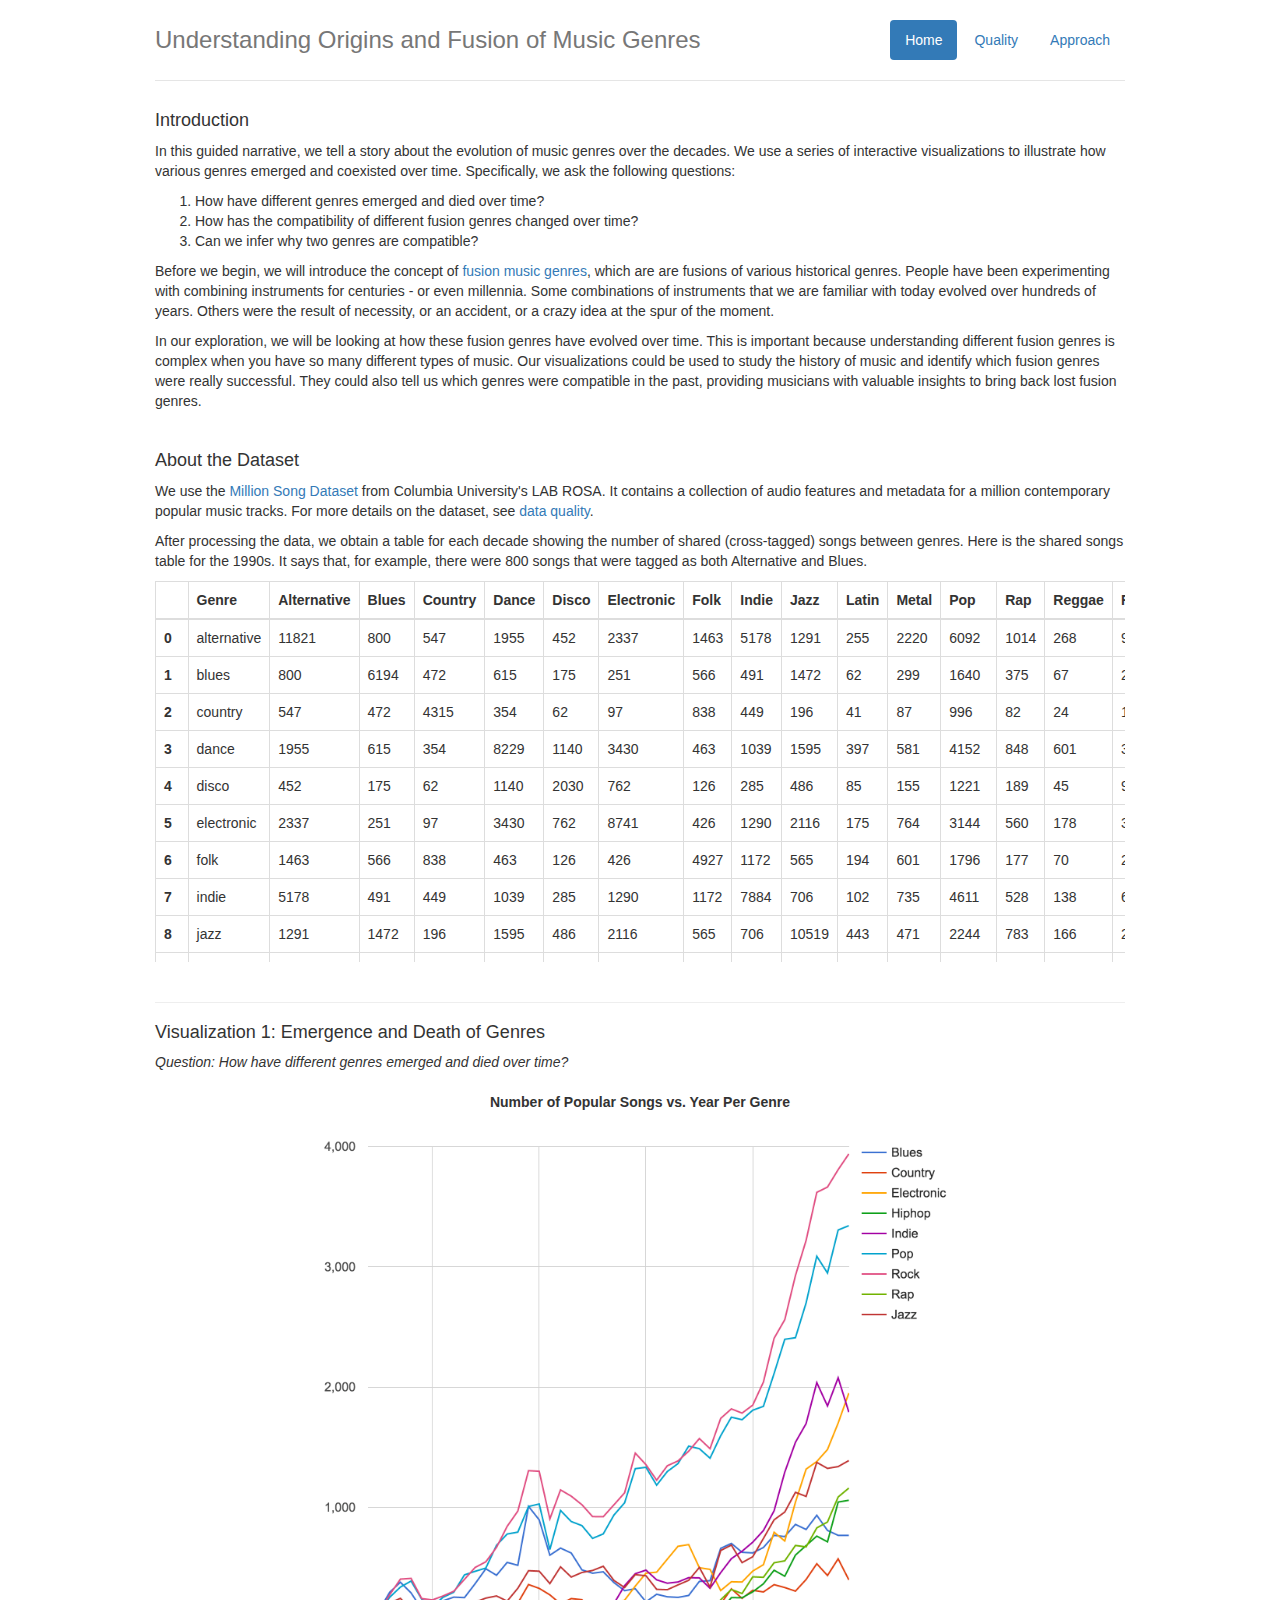
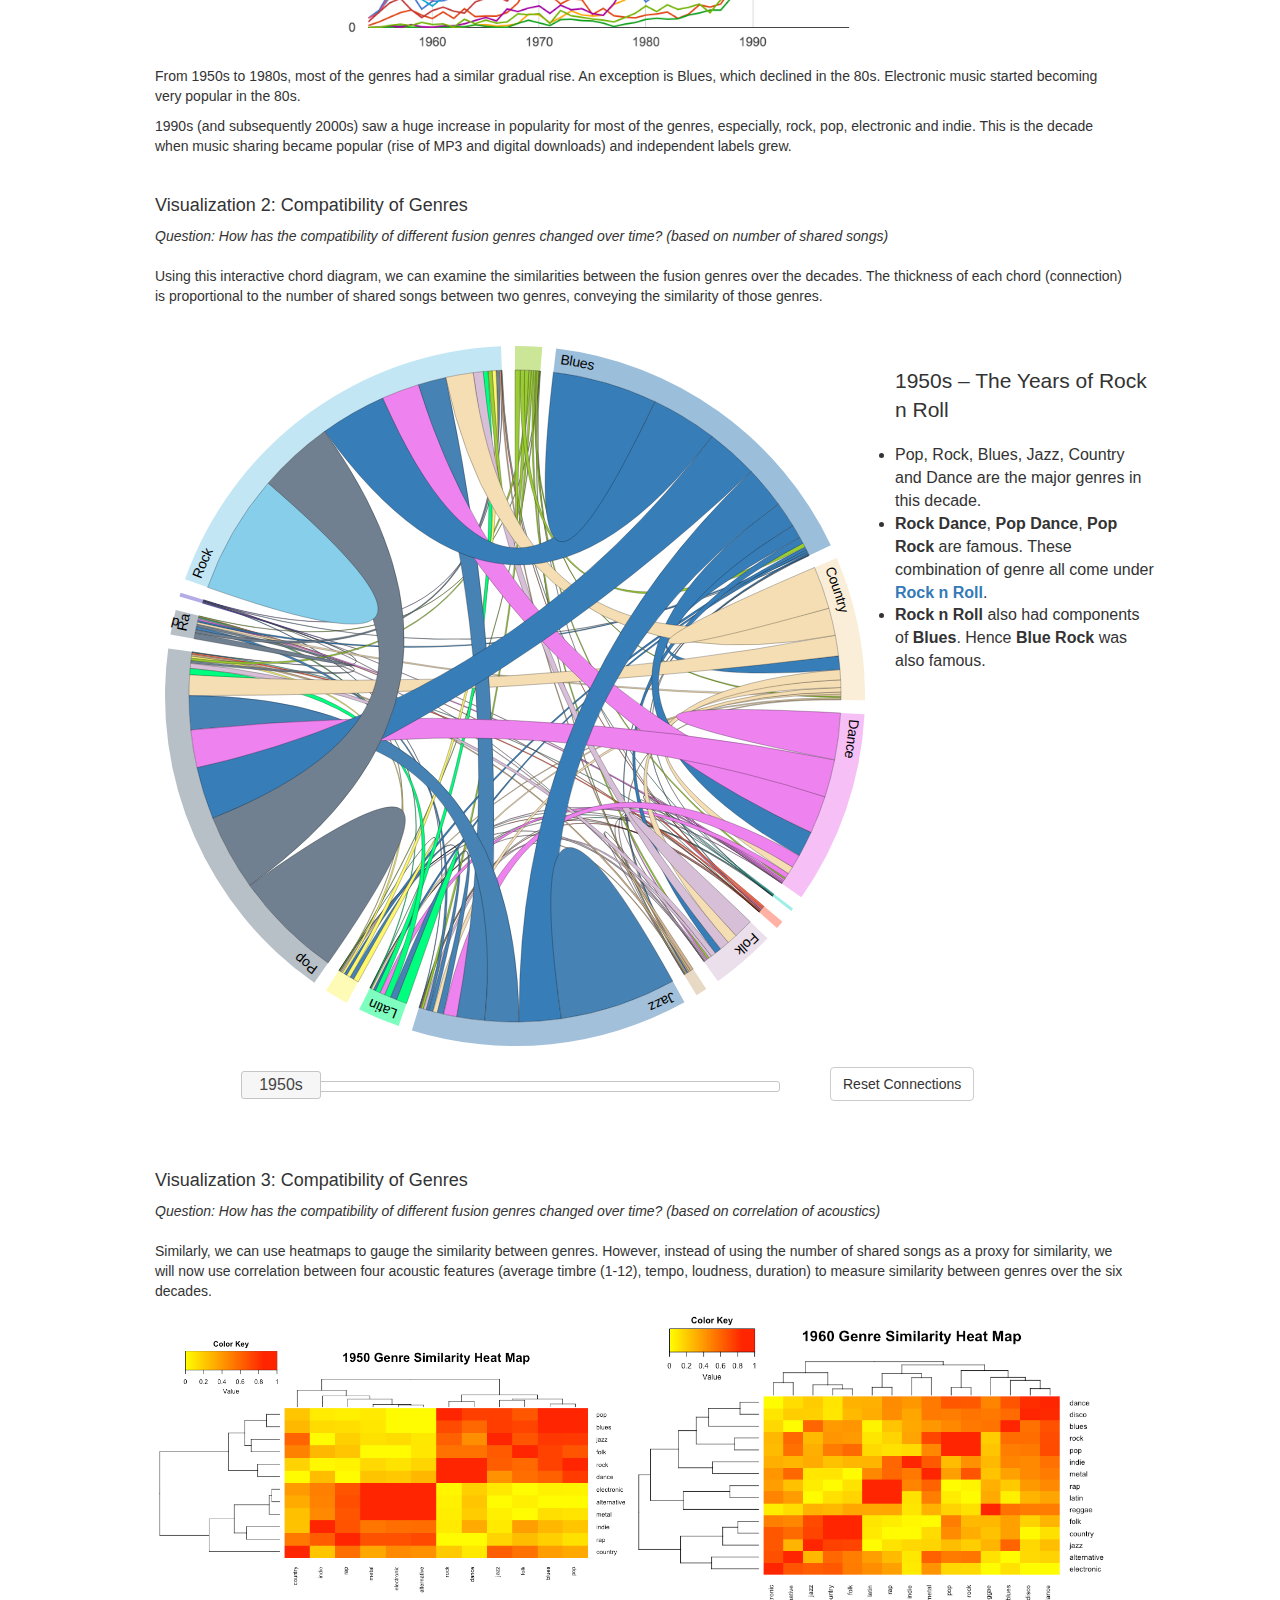
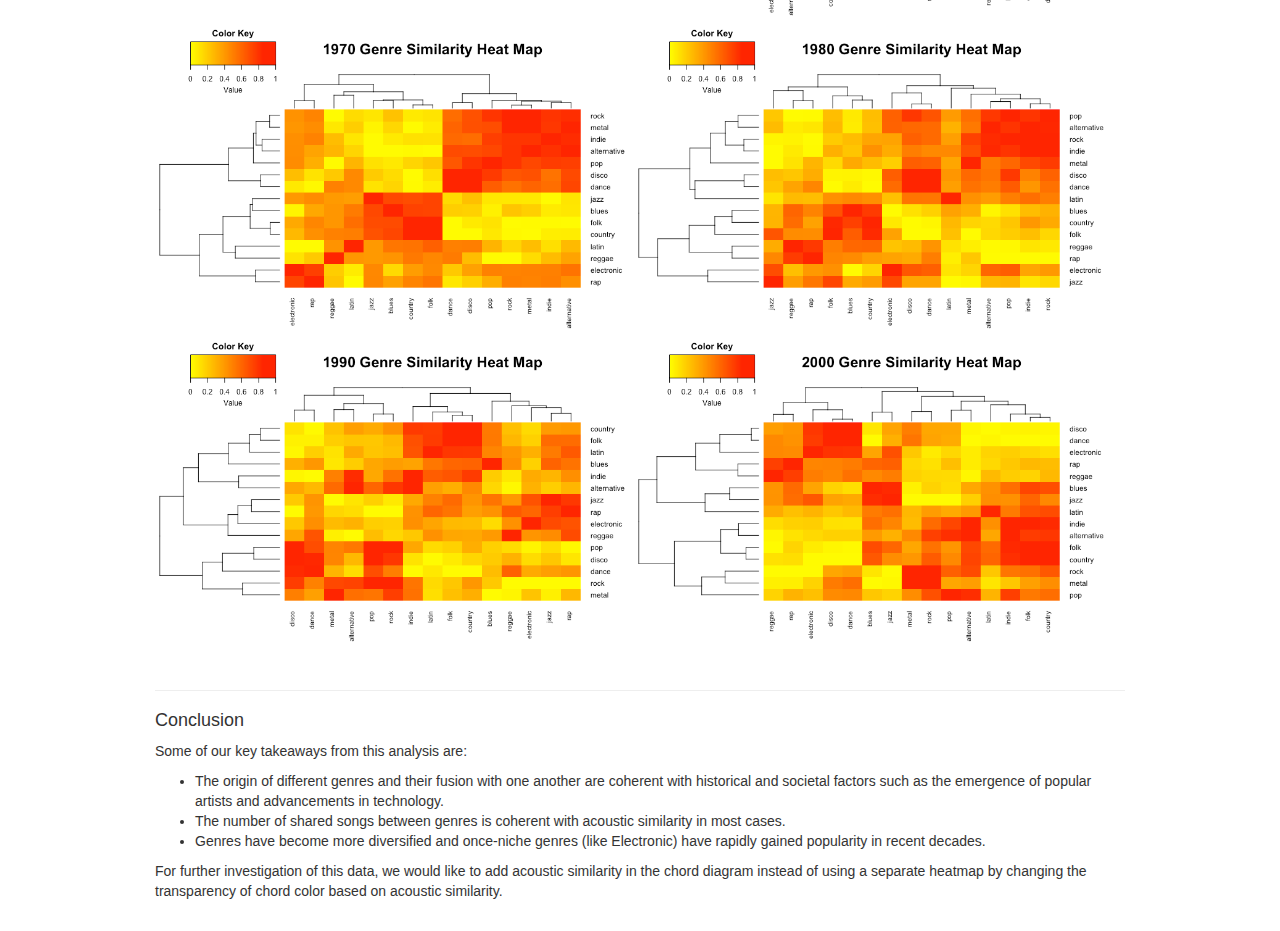
<file: index.html>
<!DOCTYPE html>
<html lang="en">
<head>
    <meta charset="utf-8">
    <meta http-equiv="X-UA-Compatible" content="IE=edge">
    <meta name="viewport" content="width=device-width, initial-scale=1">
    <title>Music Genres Over the Decades</title>
    <!-- Bootstrap core CSS -->
    <link href="css/bootstrap.min.css" rel="stylesheet">
    <!-- Bootstrap core JavaScript-->
    <script src="js/jquery-3.2.0.min.js"></script>
    <script src="js/bootstrap.min.js"></script>
    <!-- JQuery UI -->
    <link href="js/jquery-ui/jquery-ui.css" rel="stylesheet">
    <script src="js/jquery-ui/jquery-ui.min.js"></script>
    <!-- d3 -->
    <script src="js/d3.v3.min.js" charset="utf-8"></script>
    <script src="js/queue.v1.min.js"></script>
    <!-- Custom styles for this template -->
    <link href="css/jumbotron-narrow.css" rel="stylesheet">
    <!-- Custom styles -->
    <link href="index.css" rel="stylesheet">
</head>

<body>

  <div class="container">
    <div class="header clearfix">
      <nav>
        <ul class="nav nav-pills pull-right">
          <li role="presentation" class="active"><a href="">Home</a></li>
          <li role="presentation"><a href="dataquality.html">Quality</a></li>
          <li role="presentation"><a href="approach.html">Approach</a></li>
        </ul>
      </nav>
      <h3 class="text-muted">Understanding Origins and Fusion of Music Genres</h3>
    </div>

    <br>

    <h4>Introduction</h4>
    <p>In this guided narrative, we tell a story about the evolution of music genres over the decades. We use a series of interactive visualizations to illustrate how various genres emerged and coexisted over time. Specifically, we ask the following questions:</p>
    <ol>
        <li>How have different genres emerged and died over time?</li>
        <li>How has the compatibility of different fusion genres changed over time?</li>
        <li>Can we infer why two genres are compatible?</li>
    </ol>
    <p>Before we begin, we will introduce the concept of <a href="https://en.wikipedia.org/wiki/Category:Fusion_music_genres" target="_blank">fusion music genres</a>, which are are fusions of various historical genres. People have been experimenting with combining instruments for centuries - or even millennia. Some combinations of instruments that we are familiar with today evolved over hundreds of years. Others were the result of necessity, or an accident, or a crazy idea at the spur of the moment.</p>
    <p>In our exploration, we will be looking at how these fusion genres have evolved over time. This is important because understanding different fusion genres is complex when you have so many different types of music. Our visualizations could be used to study the history of music and identify which fusion genres were really successful. They could also tell us which genres were compatible in the past, providing musicians with valuable insights to bring back lost fusion genres.</p>

    <br>

    <h4>About the Dataset</h4>
    <p>We use the <a href="https://labrosa.ee.columbia.edu/millionsong/" target="_blank">Million Song Dataset</a> from Columbia University's LAB ROSA. It contains a collection of audio features and metadata for a million contemporary popular music tracks. For more details on the dataset, see <a href="/dataquality.html">data quality</a>.</p>
    <p>After processing the data, we obtain a table for each decade showing the number of shared (cross-tagged) songs between genres. Here is the shared songs table for the 1990s. It says that, for example, there were 800 songs that were tagged as both Alternative and Blues.</p>

    <div id='data-table-container'>
        <table id='data-table' class="table table-bordered table-hover"><thead><tr style=text-align:right><th><th>Genre<th>Alternative<th>Blues<th>Country<th>Dance<th>Disco<th>Electronic<th>Folk<th>Indie<th>Jazz<th>Latin<th>Metal<th>Pop<th>Rap<th>Reggae<th>Rock<tbody><tr><th>0<td>alternative<td>11821<td>800<td>547<td>1955<td>452<td>2337<td>1463<td>5178<td>1291<td>255<td>2220<td>6092<td>1014<td>268<td>9967<tr><th>1<td>blues<td>800<td>6194<td>472<td>615<td>175<td>251<td>566<td>491<td>1472<td>62<td>299<td>1640<td>375<td>67<td>2737<tr><th>2<td>country<td>547<td>472<td>4315<td>354<td>62<td>97<td>838<td>449<td>196<td>41<td>87<td>996<td>82<td>24<td>1595<tr><th>3<td>dance<td>1955<td>615<td>354<td>8229<td>1140<td>3430<td>463<td>1039<td>1595<td>397<td>581<td>4152<td>848<td>601<td>3463<tr><th>4<td>disco<td>452<td>175<td>62<td>1140<td>2030<td>762<td>126<td>285<td>486<td>85<td>155<td>1221<td>189<td>45<td>916<tr><th>5<td>electronic<td>2337<td>251<td>97<td>3430<td>762<td>8741<td>426<td>1290<td>2116<td>175<td>764<td>3144<td>560<td>178<td>3229<tr><th>6<td>folk<td>1463<td>566<td>838<td>463<td>126<td>426<td>4927<td>1172<td>565<td>194<td>601<td>1796<td>177<td>70<td>2729<tr><th>7<td>indie<td>5178<td>491<td>449<td>1039<td>285<td>1290<td>1172<td>7884<td>706<td>102<td>735<td>4611<td>528<td>138<td>6347<tr><th>8<td>jazz<td>1291<td>1472<td>196<td>1595<td>486<td>2116<td>565<td>706<td>10519<td>443<td>471<td>2244<td>783<td>166<td>2494<tr><th>9<td>latin<td>255<td>62<td>41<td>397<td>85<td>175<td>194<td>102<td>443<td>2038<td>108<td>827<td>120<td>105<td>829<tr><th>10<td>metal<td>2220<td>299<td>87<td>581<td>155<td>764<td>601<td>735<td>471<td>108<td>9941<td>1304<td>602<td>92<td>5451<tr><th>11<td>pop<td>6092<td>1640<td>996<td>4152<td>1221<td>3144<td>1796<td>4611<td>2244<td>827<td>1304<td>18551<td>1220<td>411<td>11167<tr><th>12<td>rap<td>1014<td>375<td>82<td>848<td>189<td>560<td>177<td>528<td>783<td>120<td>602<td>1220<td>4283<td>214<td>1502<tr><th>13<td>reggae<td>268<td>67<td>24<td>601<td>45<td>178<td>70<td>138<td>166<td>105<td>92<td>411<td>214<td>2196<td>888<tr><th>14<td>rock<td>9967<td>2737<td>1595<td>3463<td>916<td>3229<td>2729<td>6347<td>2494<td>829<td>5451<td>11167<td>1502<td>888<td>31295</table>
    </div>

    <br><hr>

    <h4>Visualization 1: Emergence and Death of Genres</h4>
    <i>Question: How have different genres emerged and died over time?</i>
    <br><br>
    <div id="line-graph">
        <p><b>Number of Popular Songs vs. Year Per Genre</b></p>
        <img id="line-graph-image" src="static/line-graph.png">
    </div>
    <p>From 1950s to 1980s, most of the genres had a similar gradual rise. An exception is Blues,  which declined in the 80s. Electronic music started becoming very popular in the 80s.</p>
    <p>1990s (and subsequently 2000s) saw a huge increase in popularity for most of the genres, especially, rock, pop, electronic and indie. This is the decade when music sharing became popular (rise of MP3 and digital downloads)  and independent labels grew.</p>


    <br>

    <h4>Visualization 2: Compatibility of Genres</h4>
    <i>Question: How has the compatibility of different fusion genres changed over time? (based on number of shared songs)</i>
    <br><br>
    <p>Using this interactive chord diagram, we can examine the similarities between the fusion genres over the decades. The thickness of each chord (connection) is proportional to the number of shared songs between two genres, conveying the similarity of those genres.</p>
    <br>
    <div id="chord-vis">
        <div class="chord-diagram-main"></div>
        <div class="chord-narratives" id="narrative-1950s">
            <p class="lead">1950s – The Years of Rock n Roll</p>
            <ul>
                <li>Pop, Rock, Blues, Jazz, Country and Dance are the major genres in this decade.</li>
                <li><b>Rock Dance</b>, <b>Pop Dance</b>, <b>Pop Rock</b>  are famous. These combination of genre all come under <a href="https://en.wikipedia.org/wiki/Rock_and_roll" target="_blank"><b>Rock n Roll</b></a>.</li>
                <li><b>Rock n Roll</b> also had components of <b>Blues</b>. Hence <b>Blue Rock</b> was also famous.</li>
            </ul>
        </div>
        <div class="chord-narratives" id="narrative-1960s">
            <p class="lead">1960s – Experimentation & New Genres</p>
            <ul>
                <li>Rock and Pop are the most popular genres in 1960s followed by Blues, Folk, Jazz , Country and Dance.</li>
                <li>Alternative, Rap , Metal, Indie and Dance have just started to emerge.</li>
                <li>Latin music dies</li>
                <li><a href="https://en.wikipedia.org/wiki/Alternative_rock" target="_blank"><b>Alternative Rock</b></a> which basically represented experimentation on Rock is just starting  to emerge.</li>
                <li><a href="https://en.wikipedia.org/wiki/Jazz_fusion" target="_blank"><b>Jazz Rock</b></a> has emerged which is a very interesting genre as Jazz and Rock are quite different on acoustics.</li>
            </ul>
        </div>
        <div class="chord-narratives" id="narrative-1970s">
            <p class="lead">1970s – Embracing New Genres</p>
            <ul>
                <li>Suddenly we see <a href="https://en.wikipedia.org/wiki/Reggae" target="_blank">Reggae</a> become popular because of Bob Marley.</li>
                <li><a href="https://en.wikipedia.org/wiki/Electronic_music" target="_blank">Electronic</a> and <a href="https://en.wikipedia.org/wiki/Disco" target="_blank">Disco</a> start to become popular.</li>
                <li>Different forms of rock, <a href="https://en.wikipedia.org/wiki/Alternative_rock" target="_blank">alternative rock</a> and <a href="https://en.wikipedia.org/wiki/Heavy_metal_genres" target="_blank">metal</a> start gaining more popularity.</li>
                <li>Electronic diversifies into Electronic Pop and Electronic Rock.</li>
            </ul>
        </div>
        <div class="chord-narratives" id="narrative-1980s">
            <p class="lead">1980s – Decline of Old Genres</p>
            <ul>
                <li>Folk music start to die and blues and jazz becomes less popular.</li>
                <li>Reggae dies with <a href="https://en.wikipedia.org/wiki/Bob_Marley" target="_blank">Bob Marley</a></li>
                <li>Electronic music diversifies into Electronic Dance besides rock and pop which is named as <a href="https://en.wikipedia.org/wiki/Electronic_dance_music" target="_blank">EDM</a> in short.</li>
            </ul>
        </div>
        <div class="chord-narratives" id="narrative-1990s">
            <p class="lead">1990s – Rise of Indie Artists</p>
            <ul>
                <li><a href="https://en.wikipedia.org/wiki/Hip_hop_music" target="_blank">Rap</a> gains popularity.</li>
                <li>Disco declines, dance and electronic starts gaining huge popularity.</li>
                <li>Indie bands rise at a huge rate as there is no need of record labels to sell music now as everyone has direct access to music for free or cheap via internet.</li>
                <li>Indie rocks becomes more popular</li>
            </ul>
        </div>
        <div class="chord-narratives" id="narrative-2000s">
            <p class="lead">2000s – Music Sharing Becomes Popular</p>
            <ul>
                <li>Indie bands continue to rise even more because music sharing becomes popular.</li>
                <li>Rap, Metal, electronic and dance continues to gain popularity.</li>
                <li>Blues continue to die.</li>
                <li>1990s-2000s had the same trend in compatibility. The fusion genres that emerged before continues to rise.</li>
            </ul>
        </div>
        <br>
        <div id="chord-diagram-controls">
            <div id="slider">
                <div id="slider-handle" class="ui-slider-handle"></div>
            </div>
            <button type="button" class="btn btn-default" id="resetButton" onclick="restoreAllChordConnections()">Reset Connections</button>
        </div>
    </div>

    <br><br><br>
    <h4>Visualization 3: Compatibility of Genres</h4>
    <i>Question: How has the compatibility of different fusion genres changed over time? (based on correlation of acoustics)</i>
    <br><br>
    <p>Similarly, we can use heatmaps to gauge the similarity between genres. However, instead of using the number of shared songs as a proxy for similarity, we will now use correlation between four acoustic features (average timbre (1-12), tempo, loudness, duration) to measure similarity between genres over the six decades.</p>
    <div id="heatmap-container">
        <img class="heatmap" src="static/heatmap_1950.png">
        <img class="heatmap" src="static/heatmap_1960.png">
        <img class="heatmap" src="static/heatmap_1970.png">
        <img class="heatmap" src="static/heatmap_1980.png">
        <img class="heatmap" src="static/heatmap_1990.png">
        <img class="heatmap" src="static/heatmap_2000.png">
    </div>

    <br><hr>

    <h4>Conclusion</h4>
    <p>Some of our key takeaways from this analysis are:</p>
    <ul>
        <li>The origin of different genres and their fusion with one another are coherent with historical and societal factors such as the emergence of popular artists and advancements in technology.</li>
        <li>The number of shared songs between genres is coherent with acoustic similarity in most cases.</li>
        <li>Genres have become more diversified and once-niche genres (like Electronic) have rapidly gained popularity in recent decades.</li>
    </ul>
    <p>For further investigation of this data, we would like to add acoustic similarity in the chord diagram instead of using a separate heatmap by changing the transparency of chord color based on acoustic similarity.</p>

  </div>
</body>
</html>

<script>
var year = "1950s"  // Initial decade

$( function() {
    var handle = $("#slider-handle");
    $( "#slider" ).slider({
      value:1950,
      min: 1950,
      max: 2000,
      step: 10,
      create: function() {
        handle.text( $( this ).slider( "value" ) + "s" );
        // Set initial year to 1950s
        changeDataYear(year)
        updateChordNarrative(year)
      },
      slide: function( event, ui ) {
        year = ui.value + "s"
        handle.text(year);
        // Change year based on slider value
        changeDataYear(year)
        updateChordNarrative(year)
      }
    });
} );

// Calls functions in chord.js code
function restoreAllChordConnections() {
    setSelectedGenreIndexToNull();
    changeDataYear(year)    // Basically refreshing diagram
}

function updateChordNarrative(year) {
    console.log(year)
    chordID = "narrative-" + year;
    $(".chord-narratives").hide();
    $("#" + chordID).show();
}

</script>
<script src="chord.js"></script>
</file>
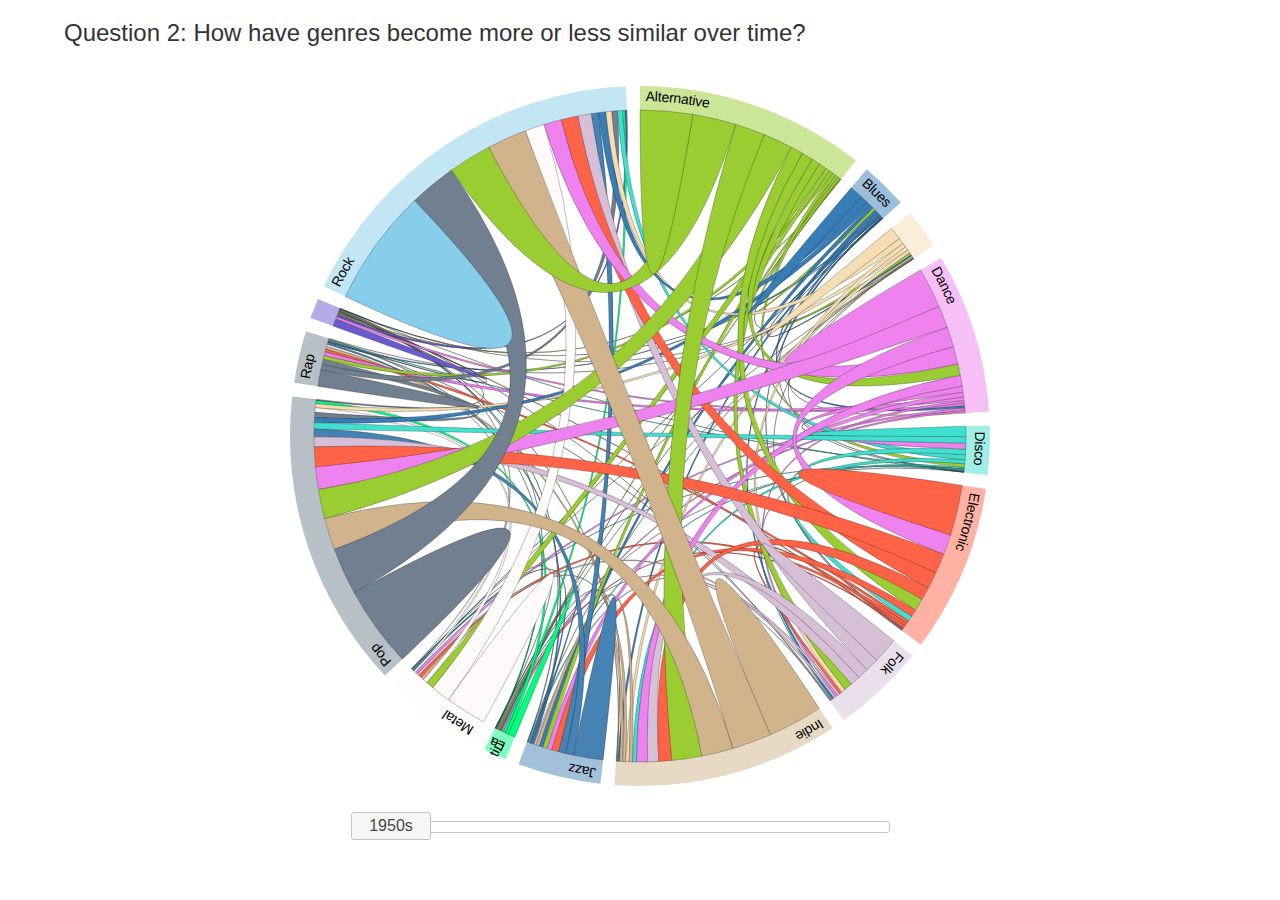
<file: visualizations/index.html>
<!DOCTYPE html>
<html lang="en">
<head>
    <meta charset="utf-8">
    <meta http-equiv="X-UA-Compatible" content="IE=edge">
    <meta name="viewport" content="width=device-width, initial-scale=1">
    <title>Music Over the Decades</title>
    <!-- Bootstrap core CSS -->
    <link href="css/bootstrap.min.css" rel="stylesheet">
    <!-- Bootstrap core JavaScript-->
    <script src="js/jquery-3.2.0.min.js"></script>
    <script src="js/bootstrap.min.js"></script>
    <!-- JQuery UI -->
    <link href="js/jquery-ui/jquery-ui.css" rel="stylesheet">
    <script src="js/jquery-ui/jquery-ui.min.js"></script>
    <!-- d3 -->
    <script src="js/d3.v3.min.js" charset="utf-8"></script>
    <script src="js/queue.v1.min.js"></script>
    <!-- Custom styles -->
    <link href="index.css" rel="stylesheet">
</head>

<body>

    <h3>Question 2: How have genres become more or less similar over time?</h3>
    <br>
    <div id="chord-vis">
        <div class="chord-diagram-main"></div>
        <br>
        <div id="slider">
            <div id="slider-handle" class="ui-slider-handle"></div>
        </div>
    </div>
</body>
</html>

<script>
$( function() {
    var handle = $("#slider-handle");
    $( "#slider" ).slider({
      value:1950,
      min: 1950,
      max: 2000,
      step: 10,
      create: function() {
        handle.text( $( this ).slider( "value" ) + "s" );
        // Set initial year to 1950s
        changeDataYear("1950s")
      },
      slide: function( event, ui ) {
        year = ui.value + "s"
        handle.text(year);
        // Change year based on slider value
        changeDataYear(year)
      }
    });
} );
</script>
<script src="chord.js"></script>
</file>
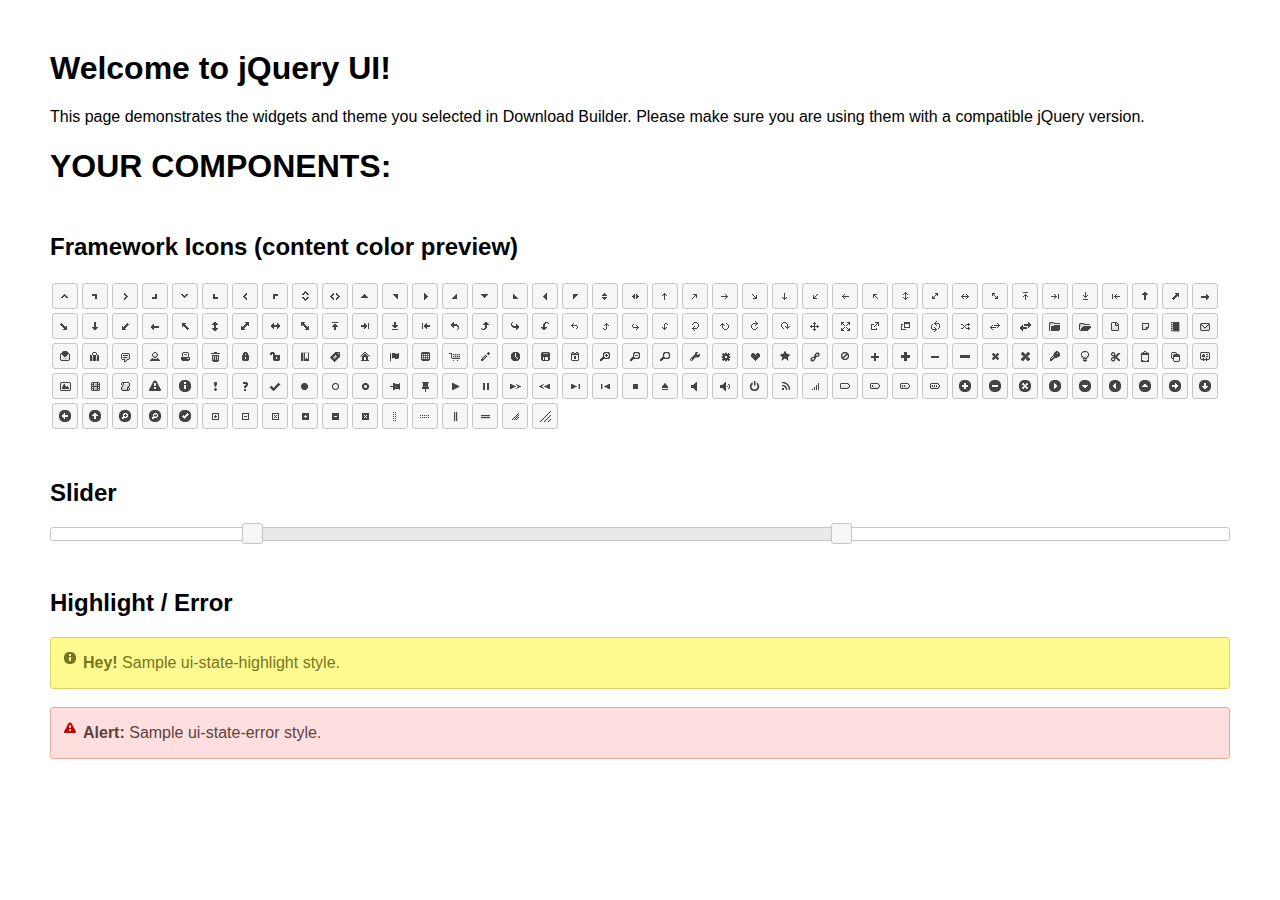
<file: js/jquery-ui/index.html>
<!doctype html>
<html lang="us">
<head>
	<meta charset="utf-8">
	<title>jQuery UI Example Page</title>
	<link href="jquery-ui.css" rel="stylesheet">
	<style>
	body{
		font-family: "Trebuchet MS", sans-serif;
		margin: 50px;
	}
	.demoHeaders {
		margin-top: 2em;
	}
	#dialog-link {
		padding: .4em 1em .4em 20px;
		text-decoration: none;
		position: relative;
	}
	#dialog-link span.ui-icon {
		margin: 0 5px 0 0;
		position: absolute;
		left: .2em;
		top: 50%;
		margin-top: -8px;
	}
	#icons {
		margin: 0;
		padding: 0;
	}
	#icons li {
		margin: 2px;
		position: relative;
		padding: 4px 0;
		cursor: pointer;
		float: left;
		list-style: none;
	}
	#icons span.ui-icon {
		float: left;
		margin: 0 4px;
	}
	.fakewindowcontain .ui-widget-overlay {
		position: absolute;
	}
	select {
		width: 200px;
	}
	</style>
</head>
<body>

<h1>Welcome to jQuery UI!</h1>

<div class="ui-widget">
	<p>This page demonstrates the widgets and theme you selected in Download Builder. Please make sure you are using them with a compatible jQuery version.</p>
</div>

<h1>YOUR COMPONENTS:</h1>
















<h2 class="demoHeaders">Framework Icons (content color preview)</h2>
<ul id="icons" class="ui-widget ui-helper-clearfix">
	<li class="ui-state-default ui-corner-all" title=".ui-icon-caret-1-n"><span class="ui-icon ui-icon-caret-1-n"></span></li>
	<li class="ui-state-default ui-corner-all" title=".ui-icon-caret-1-ne"><span class="ui-icon ui-icon-caret-1-ne"></span></li>
	<li class="ui-state-default ui-corner-all" title=".ui-icon-caret-1-e"><span class="ui-icon ui-icon-caret-1-e"></span></li>
	<li class="ui-state-default ui-corner-all" title=".ui-icon-caret-1-se"><span class="ui-icon ui-icon-caret-1-se"></span></li>
	<li class="ui-state-default ui-corner-all" title=".ui-icon-caret-1-s"><span class="ui-icon ui-icon-caret-1-s"></span></li>
	<li class="ui-state-default ui-corner-all" title=".ui-icon-caret-1-sw"><span class="ui-icon ui-icon-caret-1-sw"></span></li>
	<li class="ui-state-default ui-corner-all" title=".ui-icon-caret-1-w"><span class="ui-icon ui-icon-caret-1-w"></span></li>
	<li class="ui-state-default ui-corner-all" title=".ui-icon-caret-1-nw"><span class="ui-icon ui-icon-caret-1-nw"></span></li>
	<li class="ui-state-default ui-corner-all" title=".ui-icon-caret-2-n-s"><span class="ui-icon ui-icon-caret-2-n-s"></span></li>
	<li class="ui-state-default ui-corner-all" title=".ui-icon-caret-2-e-w"><span class="ui-icon ui-icon-caret-2-e-w"></span></li>
	<li class="ui-state-default ui-corner-all" title=".ui-icon-triangle-1-n"><span class="ui-icon ui-icon-triangle-1-n"></span></li>
	<li class="ui-state-default ui-corner-all" title=".ui-icon-triangle-1-ne"><span class="ui-icon ui-icon-triangle-1-ne"></span></li>
	<li class="ui-state-default ui-corner-all" title=".ui-icon-triangle-1-e"><span class="ui-icon ui-icon-triangle-1-e"></span></li>
	<li class="ui-state-default ui-corner-all" title=".ui-icon-triangle-1-se"><span class="ui-icon ui-icon-triangle-1-se"></span></li>
	<li class="ui-state-default ui-corner-all" title=".ui-icon-triangle-1-s"><span class="ui-icon ui-icon-triangle-1-s"></span></li>
	<li class="ui-state-default ui-corner-all" title=".ui-icon-triangle-1-sw"><span class="ui-icon ui-icon-triangle-1-sw"></span></li>
	<li class="ui-state-default ui-corner-all" title=".ui-icon-triangle-1-w"><span class="ui-icon ui-icon-triangle-1-w"></span></li>
	<li class="ui-state-default ui-corner-all" title=".ui-icon-triangle-1-nw"><span class="ui-icon ui-icon-triangle-1-nw"></span></li>
	<li class="ui-state-default ui-corner-all" title=".ui-icon-triangle-2-n-s"><span class="ui-icon ui-icon-triangle-2-n-s"></span></li>
	<li class="ui-state-default ui-corner-all" title=".ui-icon-triangle-2-e-w"><span class="ui-icon ui-icon-triangle-2-e-w"></span></li>
	<li class="ui-state-default ui-corner-all" title=".ui-icon-arrow-1-n"><span class="ui-icon ui-icon-arrow-1-n"></span></li>
	<li class="ui-state-default ui-corner-all" title=".ui-icon-arrow-1-ne"><span class="ui-icon ui-icon-arrow-1-ne"></span></li>
	<li class="ui-state-default ui-corner-all" title=".ui-icon-arrow-1-e"><span class="ui-icon ui-icon-arrow-1-e"></span></li>
	<li class="ui-state-default ui-corner-all" title=".ui-icon-arrow-1-se"><span class="ui-icon ui-icon-arrow-1-se"></span></li>
	<li class="ui-state-default ui-corner-all" title=".ui-icon-arrow-1-s"><span class="ui-icon ui-icon-arrow-1-s"></span></li>
	<li class="ui-state-default ui-corner-all" title=".ui-icon-arrow-1-sw"><span class="ui-icon ui-icon-arrow-1-sw"></span></li>
	<li class="ui-state-default ui-corner-all" title=".ui-icon-arrow-1-w"><span class="ui-icon ui-icon-arrow-1-w"></span></li>
	<li class="ui-state-default ui-corner-all" title=".ui-icon-arrow-1-nw"><span class="ui-icon ui-icon-arrow-1-nw"></span></li>
	<li class="ui-state-default ui-corner-all" title=".ui-icon-arrow-2-n-s"><span class="ui-icon ui-icon-arrow-2-n-s"></span></li>
	<li class="ui-state-default ui-corner-all" title=".ui-icon-arrow-2-ne-sw"><span class="ui-icon ui-icon-arrow-2-ne-sw"></span></li>
	<li class="ui-state-default ui-corner-all" title=".ui-icon-arrow-2-e-w"><span class="ui-icon ui-icon-arrow-2-e-w"></span></li>
	<li class="ui-state-default ui-corner-all" title=".ui-icon-arrow-2-se-nw"><span class="ui-icon ui-icon-arrow-2-se-nw"></span></li>
	<li class="ui-state-default ui-corner-all" title=".ui-icon-arrowstop-1-n"><span class="ui-icon ui-icon-arrowstop-1-n"></span></li>
	<li class="ui-state-default ui-corner-all" title=".ui-icon-arrowstop-1-e"><span class="ui-icon ui-icon-arrowstop-1-e"></span></li>
	<li class="ui-state-default ui-corner-all" title=".ui-icon-arrowstop-1-s"><span class="ui-icon ui-icon-arrowstop-1-s"></span></li>
	<li class="ui-state-default ui-corner-all" title=".ui-icon-arrowstop-1-w"><span class="ui-icon ui-icon-arrowstop-1-w"></span></li>
	<li class="ui-state-default ui-corner-all" title=".ui-icon-arrowthick-1-n"><span class="ui-icon ui-icon-arrowthick-1-n"></span></li>
	<li class="ui-state-default ui-corner-all" title=".ui-icon-arrowthick-1-ne"><span class="ui-icon ui-icon-arrowthick-1-ne"></span></li>
	<li class="ui-state-default ui-corner-all" title=".ui-icon-arrowthick-1-e"><span class="ui-icon ui-icon-arrowthick-1-e"></span></li>
	<li class="ui-state-default ui-corner-all" title=".ui-icon-arrowthick-1-se"><span class="ui-icon ui-icon-arrowthick-1-se"></span></li>
	<li class="ui-state-default ui-corner-all" title=".ui-icon-arrowthick-1-s"><span class="ui-icon ui-icon-arrowthick-1-s"></span></li>
	<li class="ui-state-default ui-corner-all" title=".ui-icon-arrowthick-1-sw"><span class="ui-icon ui-icon-arrowthick-1-sw"></span></li>
	<li class="ui-state-default ui-corner-all" title=".ui-icon-arrowthick-1-w"><span class="ui-icon ui-icon-arrowthick-1-w"></span></li>
	<li class="ui-state-default ui-corner-all" title=".ui-icon-arrowthick-1-nw"><span class="ui-icon ui-icon-arrowthick-1-nw"></span></li>
	<li class="ui-state-default ui-corner-all" title=".ui-icon-arrowthick-2-n-s"><span class="ui-icon ui-icon-arrowthick-2-n-s"></span></li>
	<li class="ui-state-default ui-corner-all" title=".ui-icon-arrowthick-2-ne-sw"><span class="ui-icon ui-icon-arrowthick-2-ne-sw"></span></li>
	<li class="ui-state-default ui-corner-all" title=".ui-icon-arrowthick-2-e-w"><span class="ui-icon ui-icon-arrowthick-2-e-w"></span></li>
	<li class="ui-state-default ui-corner-all" title=".ui-icon-arrowthick-2-se-nw"><span class="ui-icon ui-icon-arrowthick-2-se-nw"></span></li>
	<li class="ui-state-default ui-corner-all" title=".ui-icon-arrowthickstop-1-n"><span class="ui-icon ui-icon-arrowthickstop-1-n"></span></li>
	<li class="ui-state-default ui-corner-all" title=".ui-icon-arrowthickstop-1-e"><span class="ui-icon ui-icon-arrowthickstop-1-e"></span></li>
	<li class="ui-state-default ui-corner-all" title=".ui-icon-arrowthickstop-1-s"><span class="ui-icon ui-icon-arrowthickstop-1-s"></span></li>
	<li class="ui-state-default ui-corner-all" title=".ui-icon-arrowthickstop-1-w"><span class="ui-icon ui-icon-arrowthickstop-1-w"></span></li>
	<li class="ui-state-default ui-corner-all" title=".ui-icon-arrowreturnthick-1-w"><span class="ui-icon ui-icon-arrowreturnthick-1-w"></span></li>
	<li class="ui-state-default ui-corner-all" title=".ui-icon-arrowreturnthick-1-n"><span class="ui-icon ui-icon-arrowreturnthick-1-n"></span></li>
	<li class="ui-state-default ui-corner-all" title=".ui-icon-arrowreturnthick-1-e"><span class="ui-icon ui-icon-arrowreturnthick-1-e"></span></li>
	<li class="ui-state-default ui-corner-all" title=".ui-icon-arrowreturnthick-1-s"><span class="ui-icon ui-icon-arrowreturnthick-1-s"></span></li>
	<li class="ui-state-default ui-corner-all" title=".ui-icon-arrowreturn-1-w"><span class="ui-icon ui-icon-arrowreturn-1-w"></span></li>
	<li class="ui-state-default ui-corner-all" title=".ui-icon-arrowreturn-1-n"><span class="ui-icon ui-icon-arrowreturn-1-n"></span></li>
	<li class="ui-state-default ui-corner-all" title=".ui-icon-arrowreturn-1-e"><span class="ui-icon ui-icon-arrowreturn-1-e"></span></li>
	<li class="ui-state-default ui-corner-all" title=".ui-icon-arrowreturn-1-s"><span class="ui-icon ui-icon-arrowreturn-1-s"></span></li>
	<li class="ui-state-default ui-corner-all" title=".ui-icon-arrowrefresh-1-w"><span class="ui-icon ui-icon-arrowrefresh-1-w"></span></li>
	<li class="ui-state-default ui-corner-all" title=".ui-icon-arrowrefresh-1-n"><span class="ui-icon ui-icon-arrowrefresh-1-n"></span></li>
	<li class="ui-state-default ui-corner-all" title=".ui-icon-arrowrefresh-1-e"><span class="ui-icon ui-icon-arrowrefresh-1-e"></span></li>
	<li class="ui-state-default ui-corner-all" title=".ui-icon-arrowrefresh-1-s"><span class="ui-icon ui-icon-arrowrefresh-1-s"></span></li>
	<li class="ui-state-default ui-corner-all" title=".ui-icon-arrow-4"><span class="ui-icon ui-icon-arrow-4"></span></li>
	<li class="ui-state-default ui-corner-all" title=".ui-icon-arrow-4-diag"><span class="ui-icon ui-icon-arrow-4-diag"></span></li>
	<li class="ui-state-default ui-corner-all" title=".ui-icon-extlink"><span class="ui-icon ui-icon-extlink"></span></li>
	<li class="ui-state-default ui-corner-all" title=".ui-icon-newwin"><span class="ui-icon ui-icon-newwin"></span></li>
	<li class="ui-state-default ui-corner-all" title=".ui-icon-refresh"><span class="ui-icon ui-icon-refresh"></span></li>
	<li class="ui-state-default ui-corner-all" title=".ui-icon-shuffle"><span class="ui-icon ui-icon-shuffle"></span></li>
	<li class="ui-state-default ui-corner-all" title=".ui-icon-transfer-e-w"><span class="ui-icon ui-icon-transfer-e-w"></span></li>
	<li class="ui-state-default ui-corner-all" title=".ui-icon-transferthick-e-w"><span class="ui-icon ui-icon-transferthick-e-w"></span></li>
	<li class="ui-state-default ui-corner-all" title=".ui-icon-folder-collapsed"><span class="ui-icon ui-icon-folder-collapsed"></span></li>
	<li class="ui-state-default ui-corner-all" title=".ui-icon-folder-open"><span class="ui-icon ui-icon-folder-open"></span></li>
	<li class="ui-state-default ui-corner-all" title=".ui-icon-document"><span class="ui-icon ui-icon-document"></span></li>
	<li class="ui-state-default ui-corner-all" title=".ui-icon-document-b"><span class="ui-icon ui-icon-document-b"></span></li>
	<li class="ui-state-default ui-corner-all" title=".ui-icon-note"><span class="ui-icon ui-icon-note"></span></li>
	<li class="ui-state-default ui-corner-all" title=".ui-icon-mail-closed"><span class="ui-icon ui-icon-mail-closed"></span></li>
	<li class="ui-state-default ui-corner-all" title=".ui-icon-mail-open"><span class="ui-icon ui-icon-mail-open"></span></li>
	<li class="ui-state-default ui-corner-all" title=".ui-icon-suitcase"><span class="ui-icon ui-icon-suitcase"></span></li>
	<li class="ui-state-default ui-corner-all" title=".ui-icon-comment"><span class="ui-icon ui-icon-comment"></span></li>
	<li class="ui-state-default ui-corner-all" title=".ui-icon-person"><span class="ui-icon ui-icon-person"></span></li>
	<li class="ui-state-default ui-corner-all" title=".ui-icon-print"><span class="ui-icon ui-icon-print"></span></li>
	<li class="ui-state-default ui-corner-all" title=".ui-icon-trash"><span class="ui-icon ui-icon-trash"></span></li>
	<li class="ui-state-default ui-corner-all" title=".ui-icon-locked"><span class="ui-icon ui-icon-locked"></span></li>
	<li class="ui-state-default ui-corner-all" title=".ui-icon-unlocked"><span class="ui-icon ui-icon-unlocked"></span></li>
	<li class="ui-state-default ui-corner-all" title=".ui-icon-bookmark"><span class="ui-icon ui-icon-bookmark"></span></li>
	<li class="ui-state-default ui-corner-all" title=".ui-icon-tag"><span class="ui-icon ui-icon-tag"></span></li>
	<li class="ui-state-default ui-corner-all" title=".ui-icon-home"><span class="ui-icon ui-icon-home"></span></li>
	<li class="ui-state-default ui-corner-all" title=".ui-icon-flag"><span class="ui-icon ui-icon-flag"></span></li>
	<li class="ui-state-default ui-corner-all" title=".ui-icon-calculator"><span class="ui-icon ui-icon-calculator"></span></li>
	<li class="ui-state-default ui-corner-all" title=".ui-icon-cart"><span class="ui-icon ui-icon-cart"></span></li>
	<li class="ui-state-default ui-corner-all" title=".ui-icon-pencil"><span class="ui-icon ui-icon-pencil"></span></li>
	<li class="ui-state-default ui-corner-all" title=".ui-icon-clock"><span class="ui-icon ui-icon-clock"></span></li>
	<li class="ui-state-default ui-corner-all" title=".ui-icon-disk"><span class="ui-icon ui-icon-disk"></span></li>
	<li class="ui-state-default ui-corner-all" title=".ui-icon-calendar"><span class="ui-icon ui-icon-calendar"></span></li>
	<li class="ui-state-default ui-corner-all" title=".ui-icon-zoomin"><span class="ui-icon ui-icon-zoomin"></span></li>
	<li class="ui-state-default ui-corner-all" title=".ui-icon-zoomout"><span class="ui-icon ui-icon-zoomout"></span></li>
	<li class="ui-state-default ui-corner-all" title=".ui-icon-search"><span class="ui-icon ui-icon-search"></span></li>
	<li class="ui-state-default ui-corner-all" title=".ui-icon-wrench"><span class="ui-icon ui-icon-wrench"></span></li>
	<li class="ui-state-default ui-corner-all" title=".ui-icon-gear"><span class="ui-icon ui-icon-gear"></span></li>
	<li class="ui-state-default ui-corner-all" title=".ui-icon-heart"><span class="ui-icon ui-icon-heart"></span></li>
	<li class="ui-state-default ui-corner-all" title=".ui-icon-star"><span class="ui-icon ui-icon-star"></span></li>
	<li class="ui-state-default ui-corner-all" title=".ui-icon-link"><span class="ui-icon ui-icon-link"></span></li>
	<li class="ui-state-default ui-corner-all" title=".ui-icon-cancel"><span class="ui-icon ui-icon-cancel"></span></li>
	<li class="ui-state-default ui-corner-all" title=".ui-icon-plus"><span class="ui-icon ui-icon-plus"></span></li>
	<li class="ui-state-default ui-corner-all" title=".ui-icon-plusthick"><span class="ui-icon ui-icon-plusthick"></span></li>
	<li class="ui-state-default ui-corner-all" title=".ui-icon-minus"><span class="ui-icon ui-icon-minus"></span></li>
	<li class="ui-state-default ui-corner-all" title=".ui-icon-minusthick"><span class="ui-icon ui-icon-minusthick"></span></li>
	<li class="ui-state-default ui-corner-all" title=".ui-icon-close"><span class="ui-icon ui-icon-close"></span></li>
	<li class="ui-state-default ui-corner-all" title=".ui-icon-closethick"><span class="ui-icon ui-icon-closethick"></span></li>
	<li class="ui-state-default ui-corner-all" title=".ui-icon-key"><span class="ui-icon ui-icon-key"></span></li>
	<li class="ui-state-default ui-corner-all" title=".ui-icon-lightbulb"><span class="ui-icon ui-icon-lightbulb"></span></li>
	<li class="ui-state-default ui-corner-all" title=".ui-icon-scissors"><span class="ui-icon ui-icon-scissors"></span></li>
	<li class="ui-state-default ui-corner-all" title=".ui-icon-clipboard"><span class="ui-icon ui-icon-clipboard"></span></li>
	<li class="ui-state-default ui-corner-all" title=".ui-icon-copy"><span class="ui-icon ui-icon-copy"></span></li>
	<li class="ui-state-default ui-corner-all" title=".ui-icon-contact"><span class="ui-icon ui-icon-contact"></span></li>
	<li class="ui-state-default ui-corner-all" title=".ui-icon-image"><span class="ui-icon ui-icon-image"></span></li>
	<li class="ui-state-default ui-corner-all" title=".ui-icon-video"><span class="ui-icon ui-icon-video"></span></li>
	<li class="ui-state-default ui-corner-all" title=".ui-icon-script"><span class="ui-icon ui-icon-script"></span></li>
	<li class="ui-state-default ui-corner-all" title=".ui-icon-alert"><span class="ui-icon ui-icon-alert"></span></li>
	<li class="ui-state-default ui-corner-all" title=".ui-icon-info"><span class="ui-icon ui-icon-info"></span></li>
	<li class="ui-state-default ui-corner-all" title=".ui-icon-notice"><span class="ui-icon ui-icon-notice"></span></li>
	<li class="ui-state-default ui-corner-all" title=".ui-icon-help"><span class="ui-icon ui-icon-help"></span></li>
	<li class="ui-state-default ui-corner-all" title=".ui-icon-check"><span class="ui-icon ui-icon-check"></span></li>
	<li class="ui-state-default ui-corner-all" title=".ui-icon-bullet"><span class="ui-icon ui-icon-bullet"></span></li>
	<li class="ui-state-default ui-corner-all" title=".ui-icon-radio-off"><span class="ui-icon ui-icon-radio-off"></span></li>
	<li class="ui-state-default ui-corner-all" title=".ui-icon-radio-on"><span class="ui-icon ui-icon-radio-on"></span></li>
	<li class="ui-state-default ui-corner-all" title=".ui-icon-pin-w"><span class="ui-icon ui-icon-pin-w"></span></li>
	<li class="ui-state-default ui-corner-all" title=".ui-icon-pin-s"><span class="ui-icon ui-icon-pin-s"></span></li>
	<li class="ui-state-default ui-corner-all" title=".ui-icon-play"><span class="ui-icon ui-icon-play"></span></li>
	<li class="ui-state-default ui-corner-all" title=".ui-icon-pause"><span class="ui-icon ui-icon-pause"></span></li>
	<li class="ui-state-default ui-corner-all" title=".ui-icon-seek-next"><span class="ui-icon ui-icon-seek-next"></span></li>
	<li class="ui-state-default ui-corner-all" title=".ui-icon-seek-prev"><span class="ui-icon ui-icon-seek-prev"></span></li>
	<li class="ui-state-default ui-corner-all" title=".ui-icon-seek-end"><span class="ui-icon ui-icon-seek-end"></span></li>
	<li class="ui-state-default ui-corner-all" title=".ui-icon-seek-first"><span class="ui-icon ui-icon-seek-first"></span></li>
	<li class="ui-state-default ui-corner-all" title=".ui-icon-stop"><span class="ui-icon ui-icon-stop"></span></li>
	<li class="ui-state-default ui-corner-all" title=".ui-icon-eject"><span class="ui-icon ui-icon-eject"></span></li>
	<li class="ui-state-default ui-corner-all" title=".ui-icon-volume-off"><span class="ui-icon ui-icon-volume-off"></span></li>
	<li class="ui-state-default ui-corner-all" title=".ui-icon-volume-on"><span class="ui-icon ui-icon-volume-on"></span></li>
	<li class="ui-state-default ui-corner-all" title=".ui-icon-power"><span class="ui-icon ui-icon-power"></span></li>
	<li class="ui-state-default ui-corner-all" title=".ui-icon-signal-diag"><span class="ui-icon ui-icon-signal-diag"></span></li>
	<li class="ui-state-default ui-corner-all" title=".ui-icon-signal"><span class="ui-icon ui-icon-signal"></span></li>
	<li class="ui-state-default ui-corner-all" title=".ui-icon-battery-0"><span class="ui-icon ui-icon-battery-0"></span></li>
	<li class="ui-state-default ui-corner-all" title=".ui-icon-battery-1"><span class="ui-icon ui-icon-battery-1"></span></li>
	<li class="ui-state-default ui-corner-all" title=".ui-icon-battery-2"><span class="ui-icon ui-icon-battery-2"></span></li>
	<li class="ui-state-default ui-corner-all" title=".ui-icon-battery-3"><span class="ui-icon ui-icon-battery-3"></span></li>
	<li class="ui-state-default ui-corner-all" title=".ui-icon-circle-plus"><span class="ui-icon ui-icon-circle-plus"></span></li>
	<li class="ui-state-default ui-corner-all" title=".ui-icon-circle-minus"><span class="ui-icon ui-icon-circle-minus"></span></li>
	<li class="ui-state-default ui-corner-all" title=".ui-icon-circle-close"><span class="ui-icon ui-icon-circle-close"></span></li>
	<li class="ui-state-default ui-corner-all" title=".ui-icon-circle-triangle-e"><span class="ui-icon ui-icon-circle-triangle-e"></span></li>
	<li class="ui-state-default ui-corner-all" title=".ui-icon-circle-triangle-s"><span class="ui-icon ui-icon-circle-triangle-s"></span></li>
	<li class="ui-state-default ui-corner-all" title=".ui-icon-circle-triangle-w"><span class="ui-icon ui-icon-circle-triangle-w"></span></li>
	<li class="ui-state-default ui-corner-all" title=".ui-icon-circle-triangle-n"><span class="ui-icon ui-icon-circle-triangle-n"></span></li>
	<li class="ui-state-default ui-corner-all" title=".ui-icon-circle-arrow-e"><span class="ui-icon ui-icon-circle-arrow-e"></span></li>
	<li class="ui-state-default ui-corner-all" title=".ui-icon-circle-arrow-s"><span class="ui-icon ui-icon-circle-arrow-s"></span></li>
	<li class="ui-state-default ui-corner-all" title=".ui-icon-circle-arrow-w"><span class="ui-icon ui-icon-circle-arrow-w"></span></li>
	<li class="ui-state-default ui-corner-all" title=".ui-icon-circle-arrow-n"><span class="ui-icon ui-icon-circle-arrow-n"></span></li>
	<li class="ui-state-default ui-corner-all" title=".ui-icon-circle-zoomin"><span class="ui-icon ui-icon-circle-zoomin"></span></li>
	<li class="ui-state-default ui-corner-all" title=".ui-icon-circle-zoomout"><span class="ui-icon ui-icon-circle-zoomout"></span></li>
	<li class="ui-state-default ui-corner-all" title=".ui-icon-circle-check"><span class="ui-icon ui-icon-circle-check"></span></li>
	<li class="ui-state-default ui-corner-all" title=".ui-icon-circlesmall-plus"><span class="ui-icon ui-icon-circlesmall-plus"></span></li>
	<li class="ui-state-default ui-corner-all" title=".ui-icon-circlesmall-minus"><span class="ui-icon ui-icon-circlesmall-minus"></span></li>
	<li class="ui-state-default ui-corner-all" title=".ui-icon-circlesmall-close"><span class="ui-icon ui-icon-circlesmall-close"></span></li>
	<li class="ui-state-default ui-corner-all" title=".ui-icon-squaresmall-plus"><span class="ui-icon ui-icon-squaresmall-plus"></span></li>
	<li class="ui-state-default ui-corner-all" title=".ui-icon-squaresmall-minus"><span class="ui-icon ui-icon-squaresmall-minus"></span></li>
	<li class="ui-state-default ui-corner-all" title=".ui-icon-squaresmall-close"><span class="ui-icon ui-icon-squaresmall-close"></span></li>
	<li class="ui-state-default ui-corner-all" title=".ui-icon-grip-dotted-vertical"><span class="ui-icon ui-icon-grip-dotted-vertical"></span></li>
	<li class="ui-state-default ui-corner-all" title=".ui-icon-grip-dotted-horizontal"><span class="ui-icon ui-icon-grip-dotted-horizontal"></span></li>
	<li class="ui-state-default ui-corner-all" title=".ui-icon-grip-solid-vertical"><span class="ui-icon ui-icon-grip-solid-vertical"></span></li>
	<li class="ui-state-default ui-corner-all" title=".ui-icon-grip-solid-horizontal"><span class="ui-icon ui-icon-grip-solid-horizontal"></span></li>
	<li class="ui-state-default ui-corner-all" title=".ui-icon-gripsmall-diagonal-se"><span class="ui-icon ui-icon-gripsmall-diagonal-se"></span></li>
	<li class="ui-state-default ui-corner-all" title=".ui-icon-grip-diagonal-se"><span class="ui-icon ui-icon-grip-diagonal-se"></span></li>
</ul>


<!-- Slider -->
<h2 class="demoHeaders">Slider</h2>
<div id="slider"></div>














<!-- Highlight / Error -->
<h2 class="demoHeaders">Highlight / Error</h2>
<div class="ui-widget">
	<div class="ui-state-highlight ui-corner-all" style="margin-top: 20px; padding: 0 .7em;">
		<p><span class="ui-icon ui-icon-info" style="float: left; margin-right: .3em;"></span>
		<strong>Hey!</strong> Sample ui-state-highlight style.</p>
	</div>
</div>
<br>
<div class="ui-widget">
	<div class="ui-state-error ui-corner-all" style="padding: 0 .7em;">
		<p><span class="ui-icon ui-icon-alert" style="float: left; margin-right: .3em;"></span>
		<strong>Alert:</strong> Sample ui-state-error style.</p>
	</div>
</div>

<script src="external/jquery/jquery.js"></script>
<script src="jquery-ui.js"></script>
<script>

















$( "#slider" ).slider({
	range: true,
	values: [ 17, 67 ]
});












// Hover states on the static widgets
$( "#dialog-link, #icons li" ).hover(
	function() {
		$( this ).addClass( "ui-state-hover" );
	},
	function() {
		$( this ).removeClass( "ui-state-hover" );
	}
);
</script>
</body>
</html>
</file>
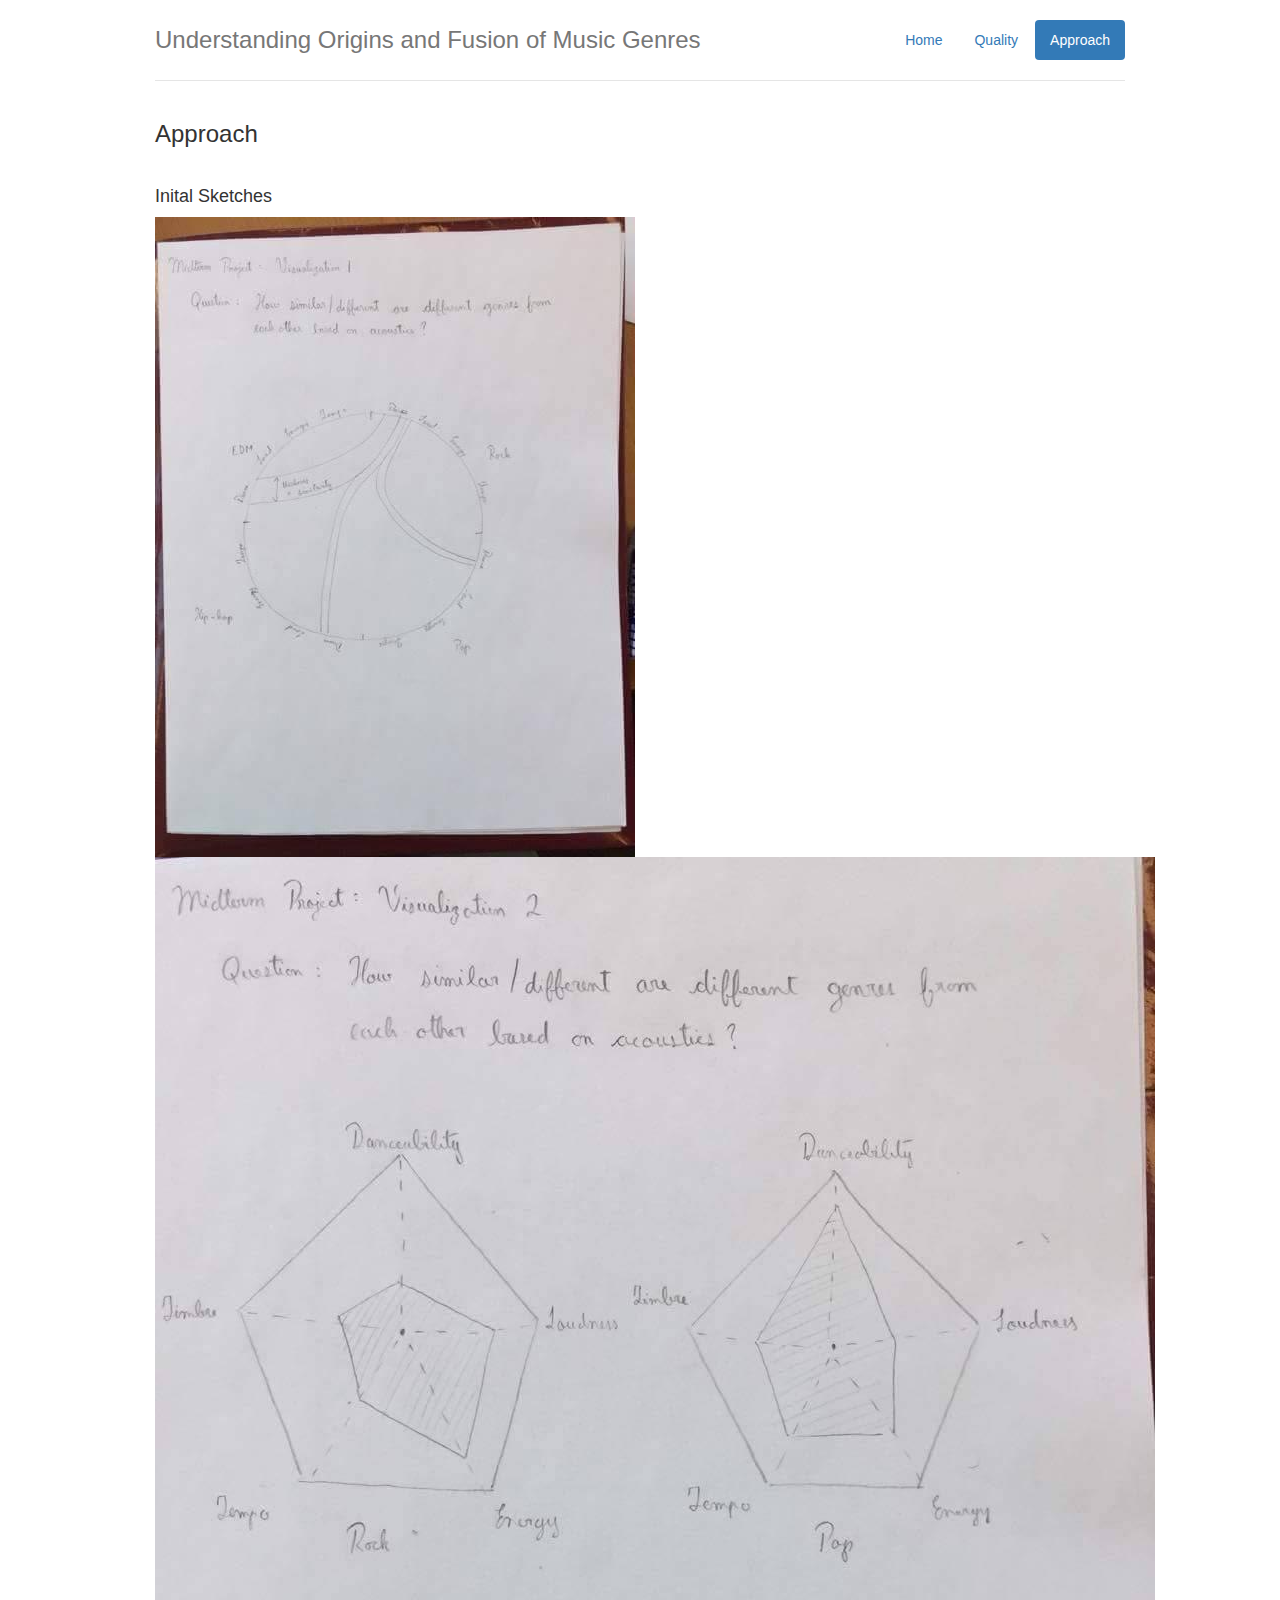
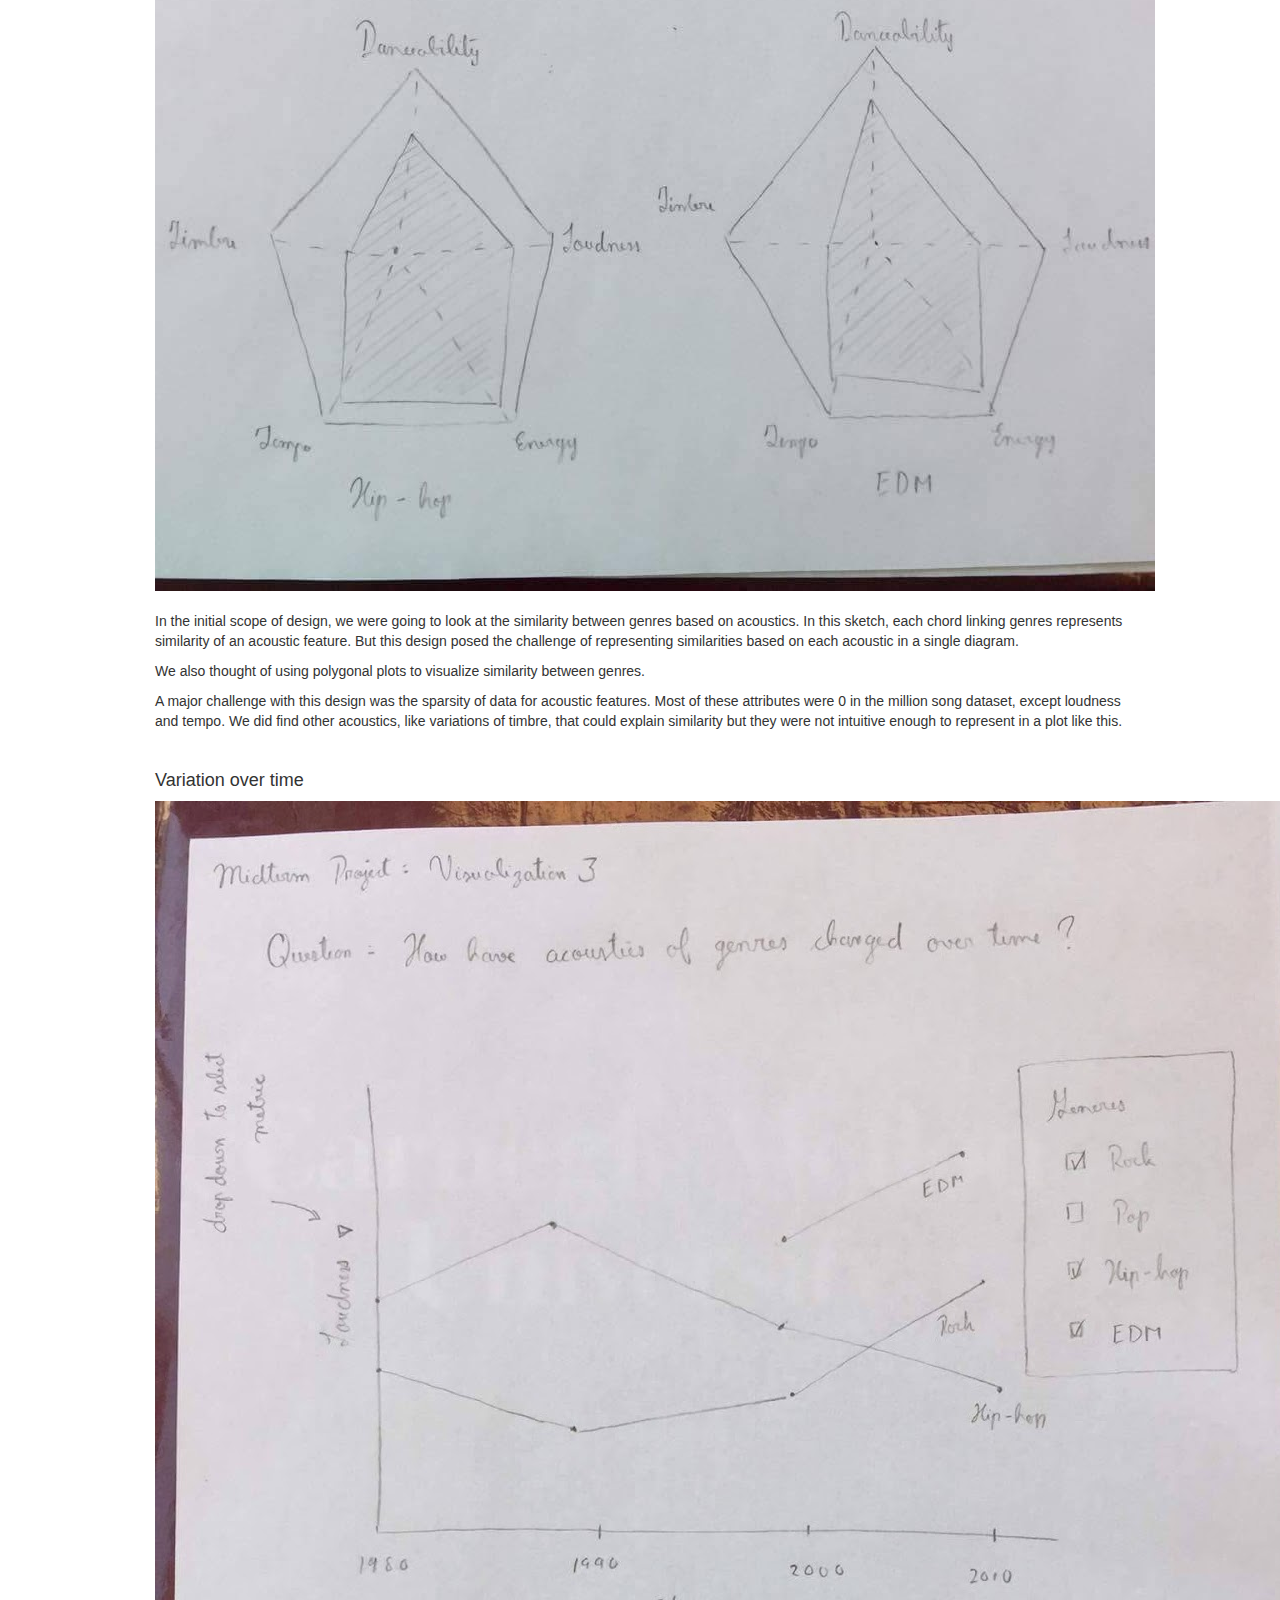
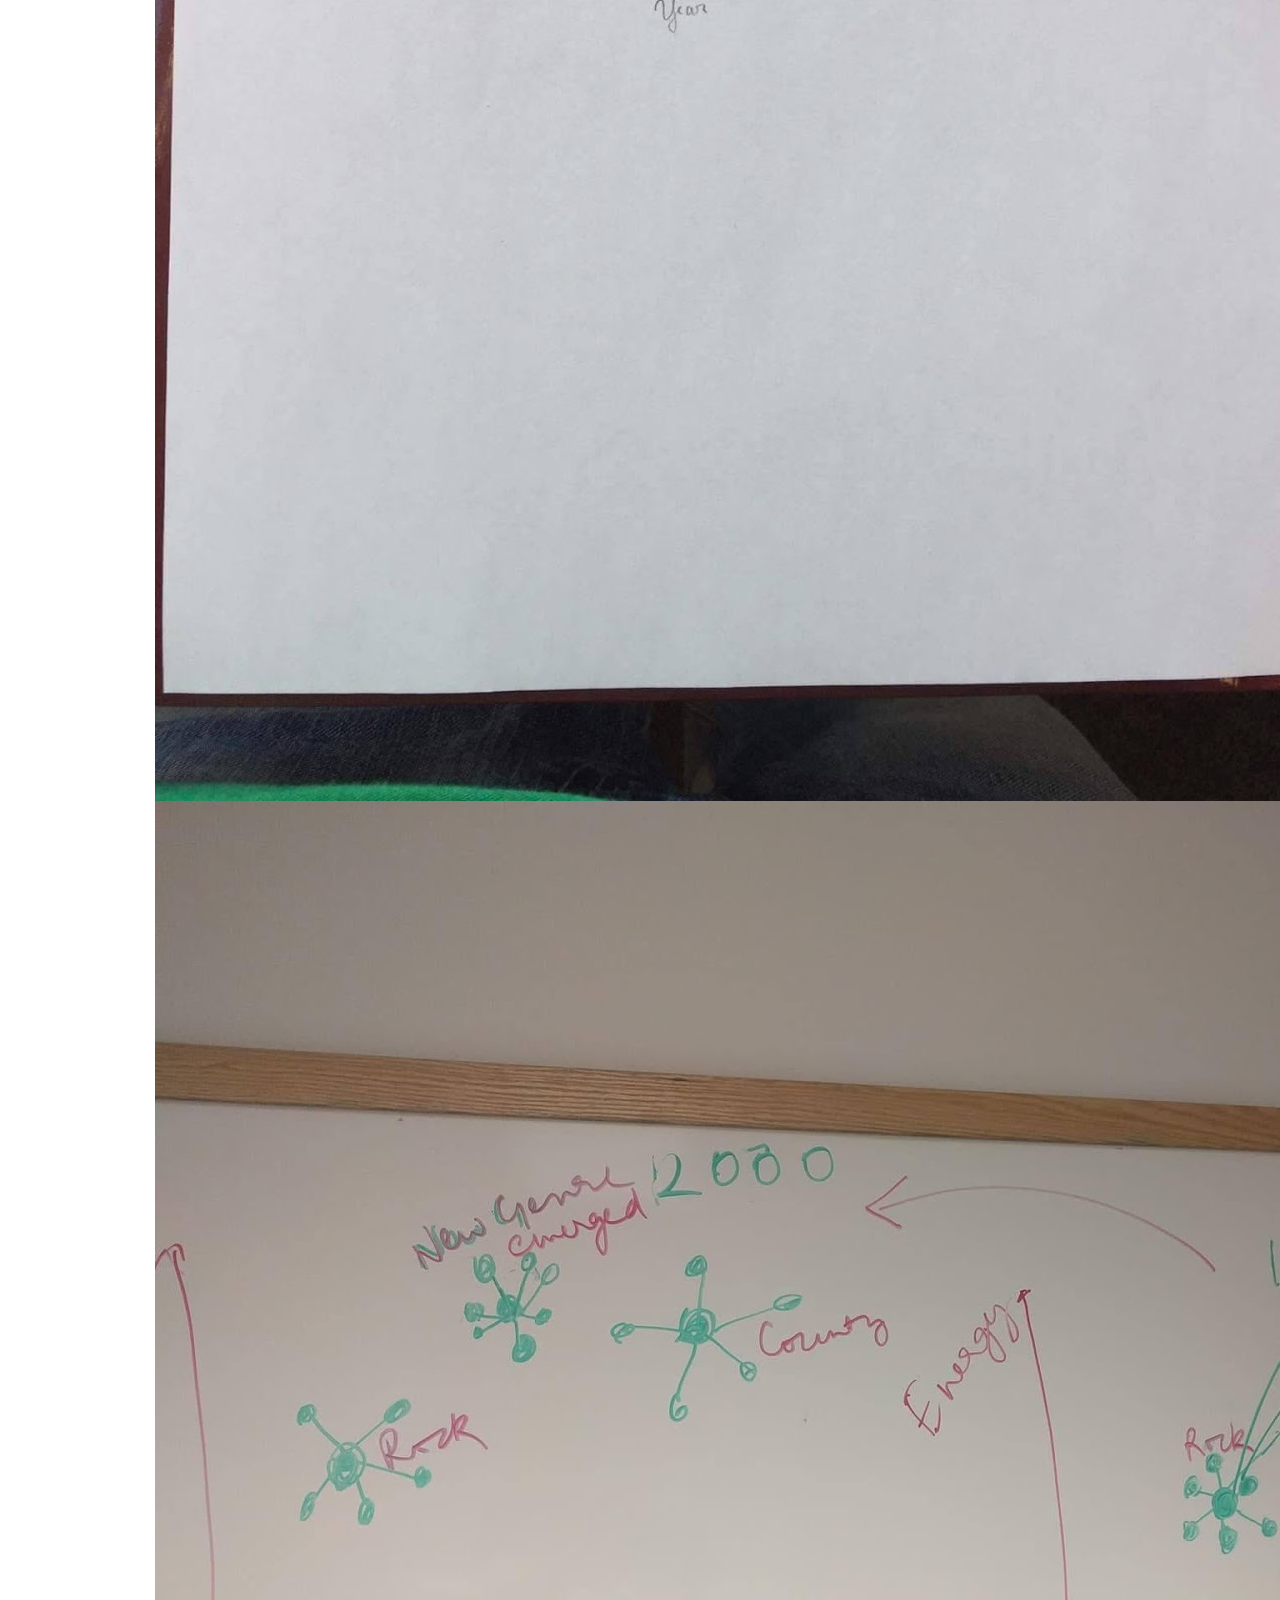
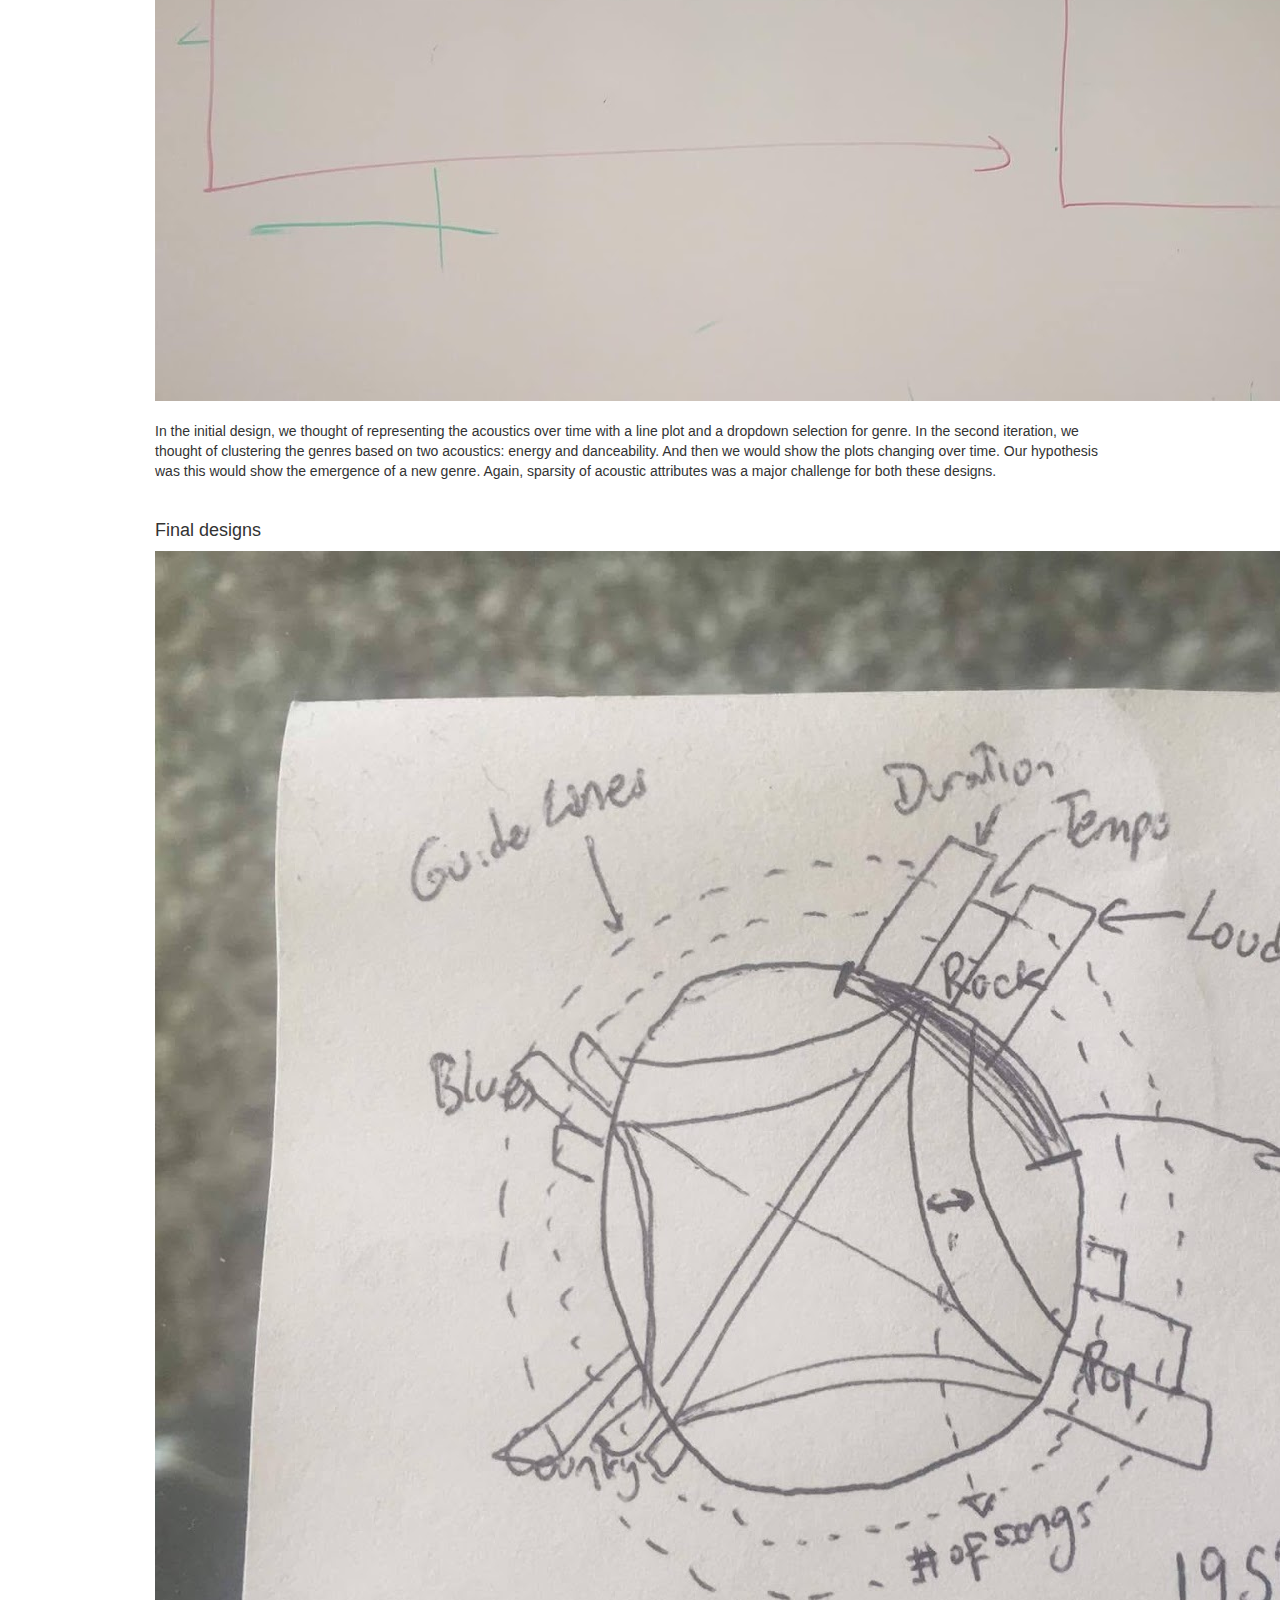
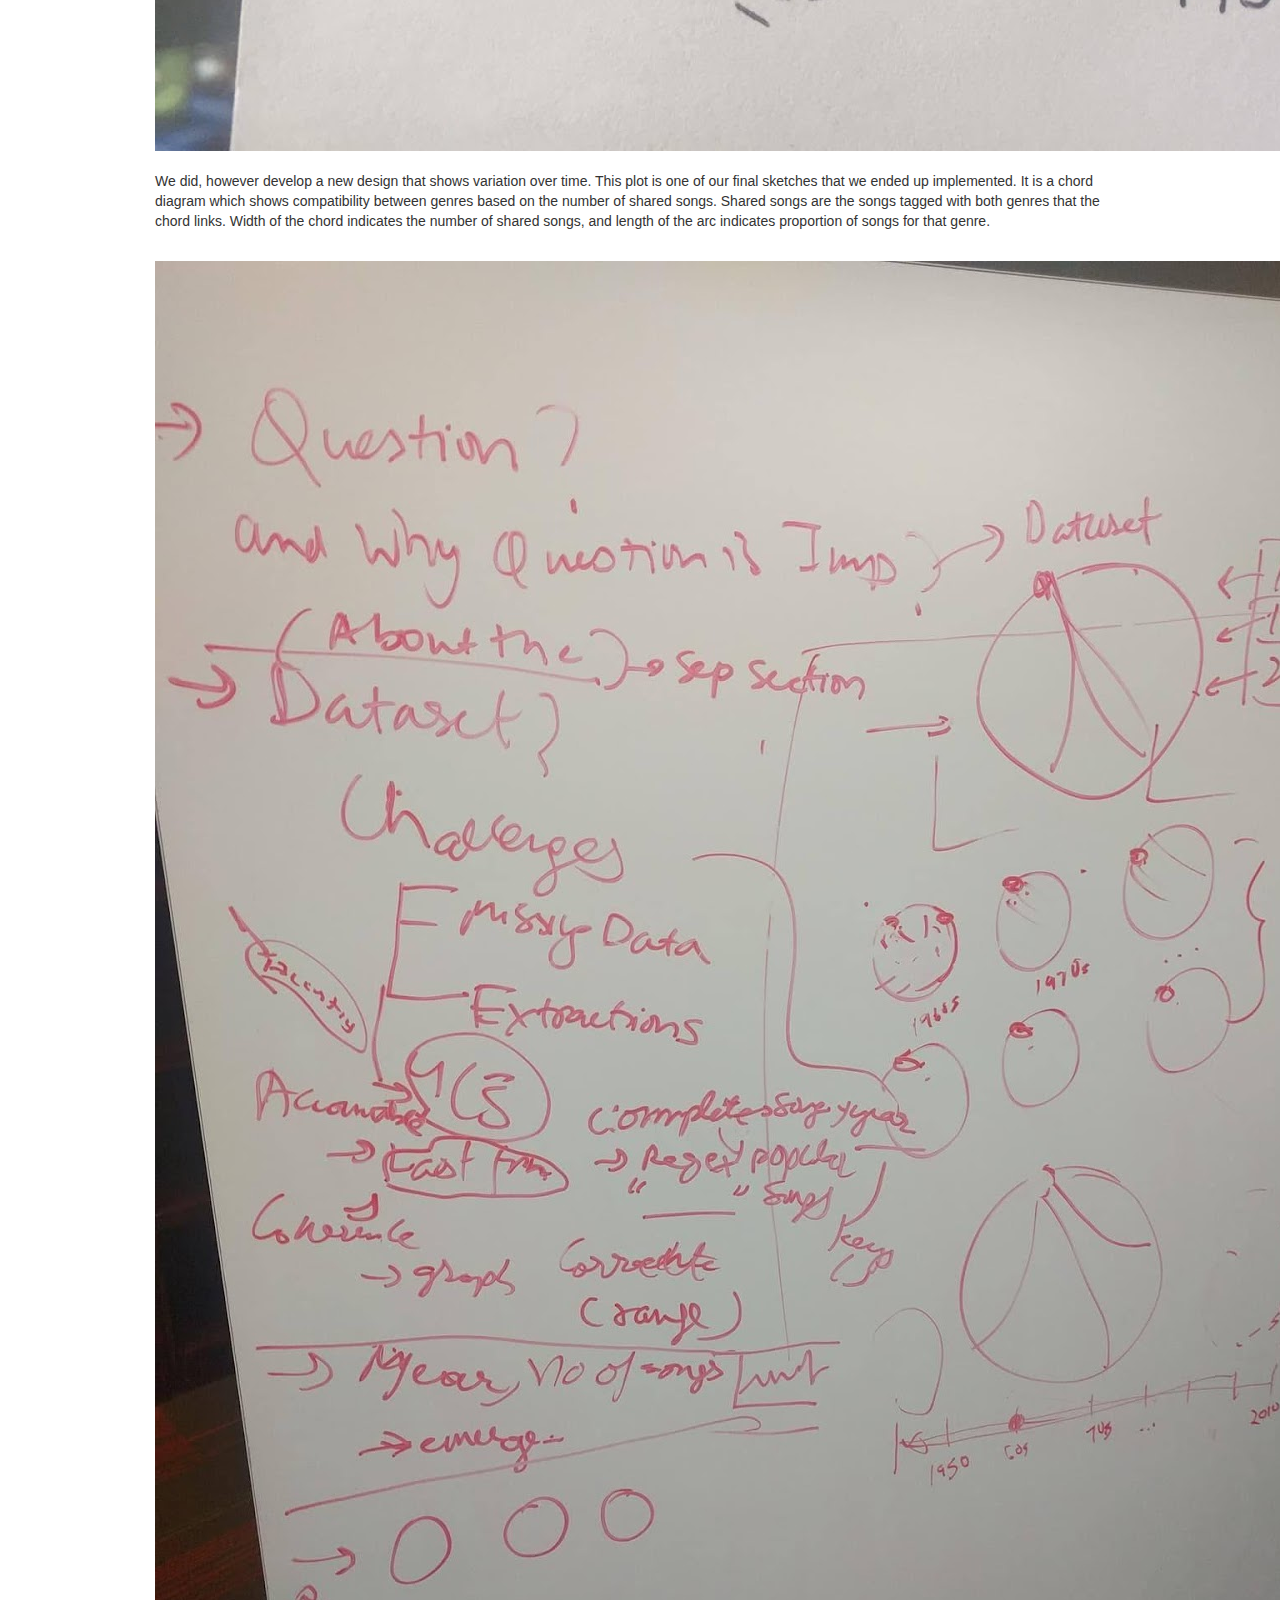
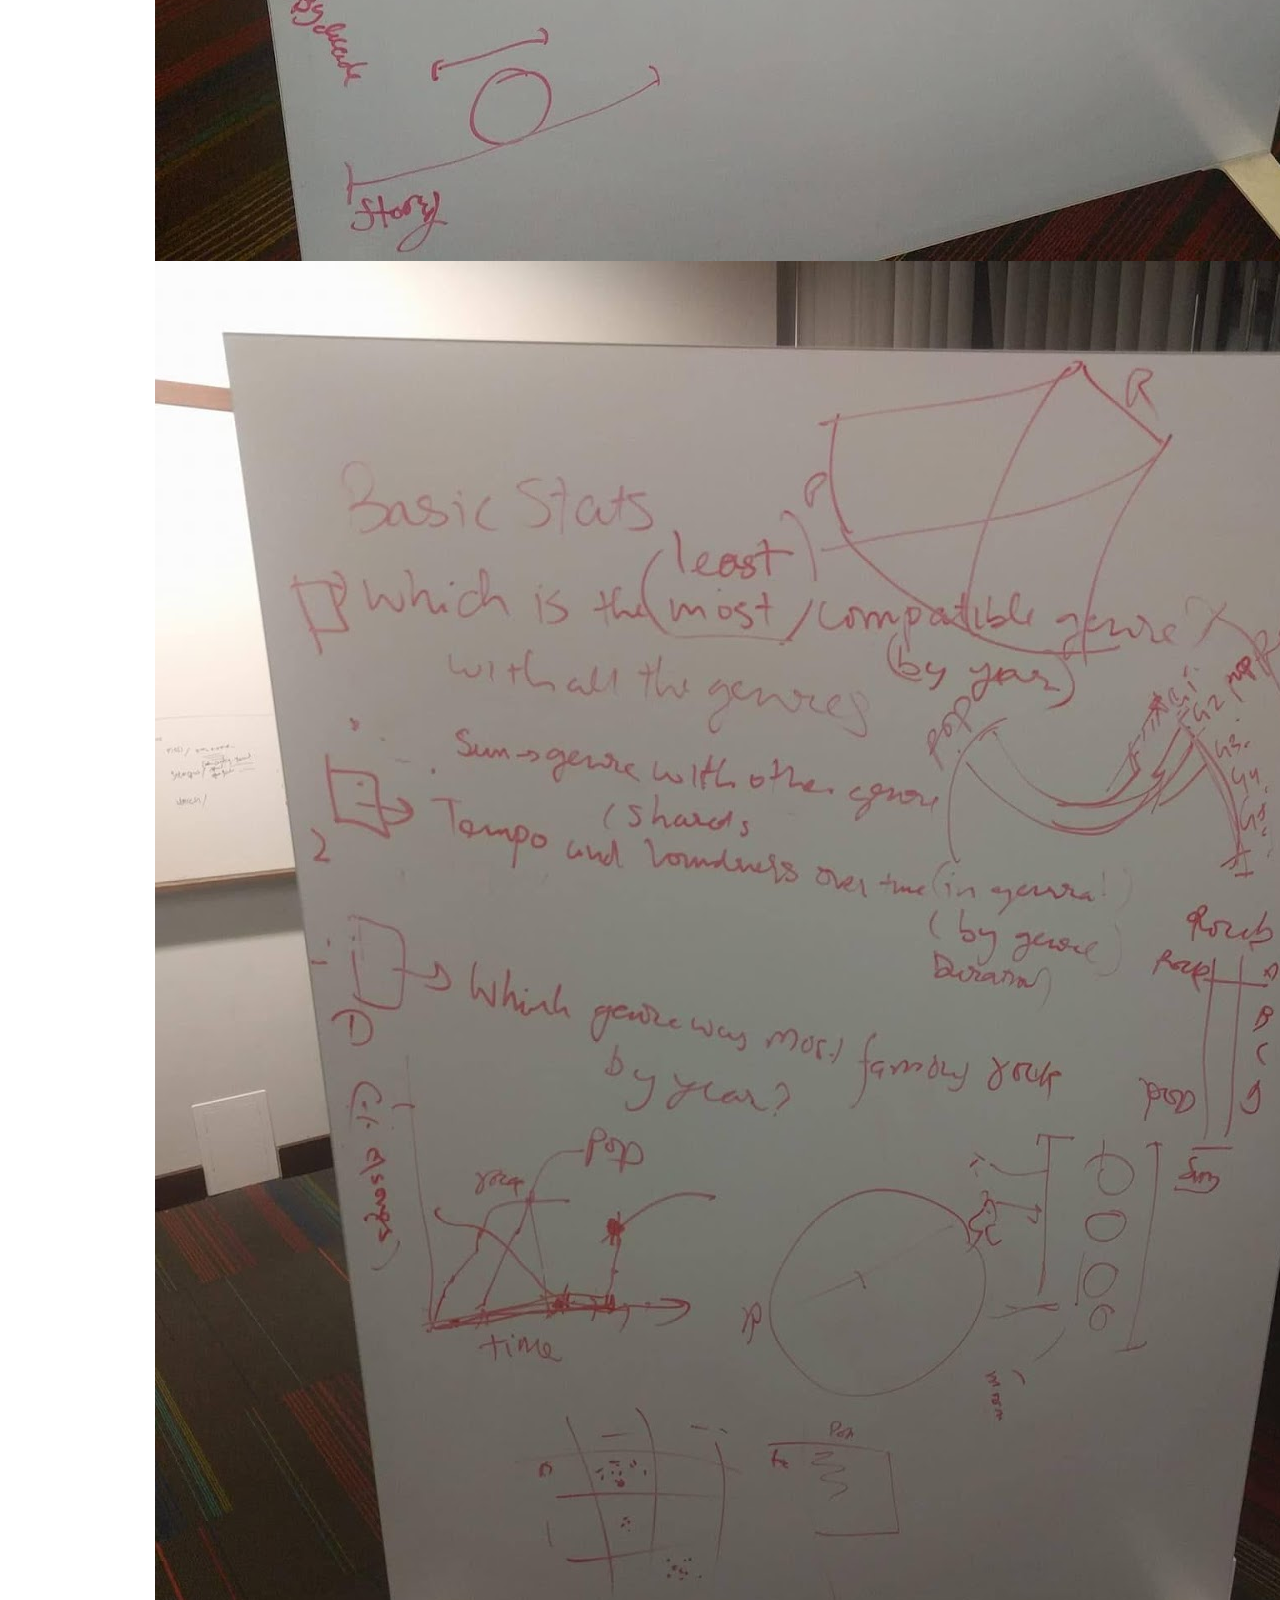
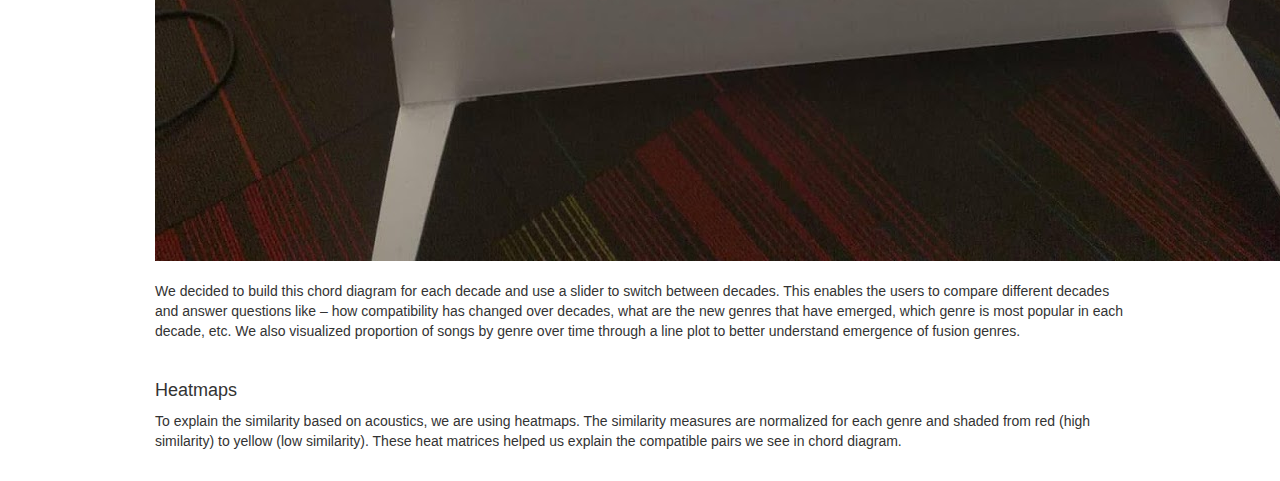
<file: approach.html>
<!DOCTYPE html>
<html lang="en">
<head>
    <meta charset="utf-8">
    <meta http-equiv="X-UA-Compatible" content="IE=edge">
    <meta name="viewport" content="width=device-width, initial-scale=1">
    <title>Music Genres Over the Decades</title>
    <!-- Bootstrap core CSS -->
    <link href="css/bootstrap.min.css" rel="stylesheet">
    <!-- Bootstrap core JavaScript-->
    <script src="js/jquery-3.2.0.min.js"></script>
    <script src="js/bootstrap.min.js"></script>
    <!-- JQuery UI -->
    <link href="js/jquery-ui/jquery-ui.css" rel="stylesheet">
    <script src="js/jquery-ui/jquery-ui.min.js"></script>
    <!-- Custom styles for this template -->
    <link href="css/jumbotron-narrow.css" rel="stylesheet">
    <!-- Custom styles -->
    <link href="index.css" rel="stylesheet">
</head>

<body>
<div class="container">
  <div class="header clearfix">
    <nav>
      <ul class="nav nav-pills pull-right">
        <li role="presentation"><a href="index.html">Home</a></li>
        <li role="presentation"><a href="dataquality.html">Quality</a></li>
        <li role="presentation" class="active"><a href="approach.html">Approach</a></li>
      </ul>
    </nav>
    <h3 class="text-muted">Understanding Origins and Fusion of Music Genres</h3>
  </div>

    <body>

    <br>
    <h3> Approach </h3>
    <br>

    <h4> Inital Sketches </h4>
    <img id="initial-1" src="static/approach/initial_1.jpg">
    <img id="initial-2" src="static/approach/initial_2.jpg">
    <br><br>

    <p>
    In the initial scope of design, we were going to look at the similarity between genres based on acoustics. In this sketch, each chord linking genres represents similarity of an acoustic feature. But this design posed the challenge of representing similarities based on each acoustic in a single diagram.
    </p>

    <p>
    We also thought of using polygonal plots to visualize similarity between genres.
    </p>

    <p>
    A major challenge with this design was the sparsity of data for acoustic features. Most of these attributes were 0 in the million song dataset, except loudness and tempo. We did find other acoustics, like variations of timbre, that could explain similarity but they were not intuitive enough to represent in a plot like this.
    </p>
    <br>

    <h4> Variation over time</h4>
    <img id="time-1" src="static/approach/time_1.jpg" alt="HTML5 Icon">
    <img id="time-2" src="static/approach/time_2.jpg" alt="HTML5 Icon">
    <br><br>

    <p>
    In the initial design, we thought of representing the acoustics over time with a line plot and a dropdown selection for genre. In the second iteration, we thought of clustering the genres based on two acoustics: energy and danceability. And then we would show the plots changing over time. Our hypothesis was this would show the emergence of a new genre. Again, sparsity of acoustic attributes was a major challenge for both these designs.
    </p>
    <br>

    <h4 id="clear"> Final designs </h4>

    <img id="final-1" src="static/approach/final_1.jpg">
    <br><br>

    <p>
    We did, however develop a new design that shows variation over time. This plot is one of our final sketches that we ended up implemented. It is a chord diagram which shows compatibility between genres based on the number of shared songs. Shared songs are the songs tagged with both genres that the chord links. Width of the chord indicates the number of shared songs, and length of the arc indicates proportion of songs for that genre.
    </p>
    <br>

    <img id="final-2" src="static/approach/final_2.jpg">
    <img id="final-3" src="static/approach/final_3.jpg">
    <br><br>

    <p>
     We decided to build this chord diagram for each decade and use a slider to switch between decades. This enables the users to compare different decades and answer questions like – how compatibility has changed over decades, what are the new genres that have emerged, which genre is most popular in each decade, etc. We also visualized proportion of songs by genre over time through a line plot to better understand emergence of fusion genres.
    </p>
    <br>

    <h4> Heatmaps </h4>

    <p>
    To explain the similarity based on acoustics, we are using heatmaps. The similarity measures are normalized for each genre and shaded from red (high similarity) to yellow (low similarity). These heat matrices helped us explain the compatible pairs we see in chord diagram.
    </p>


  </body>
</html>
</file>
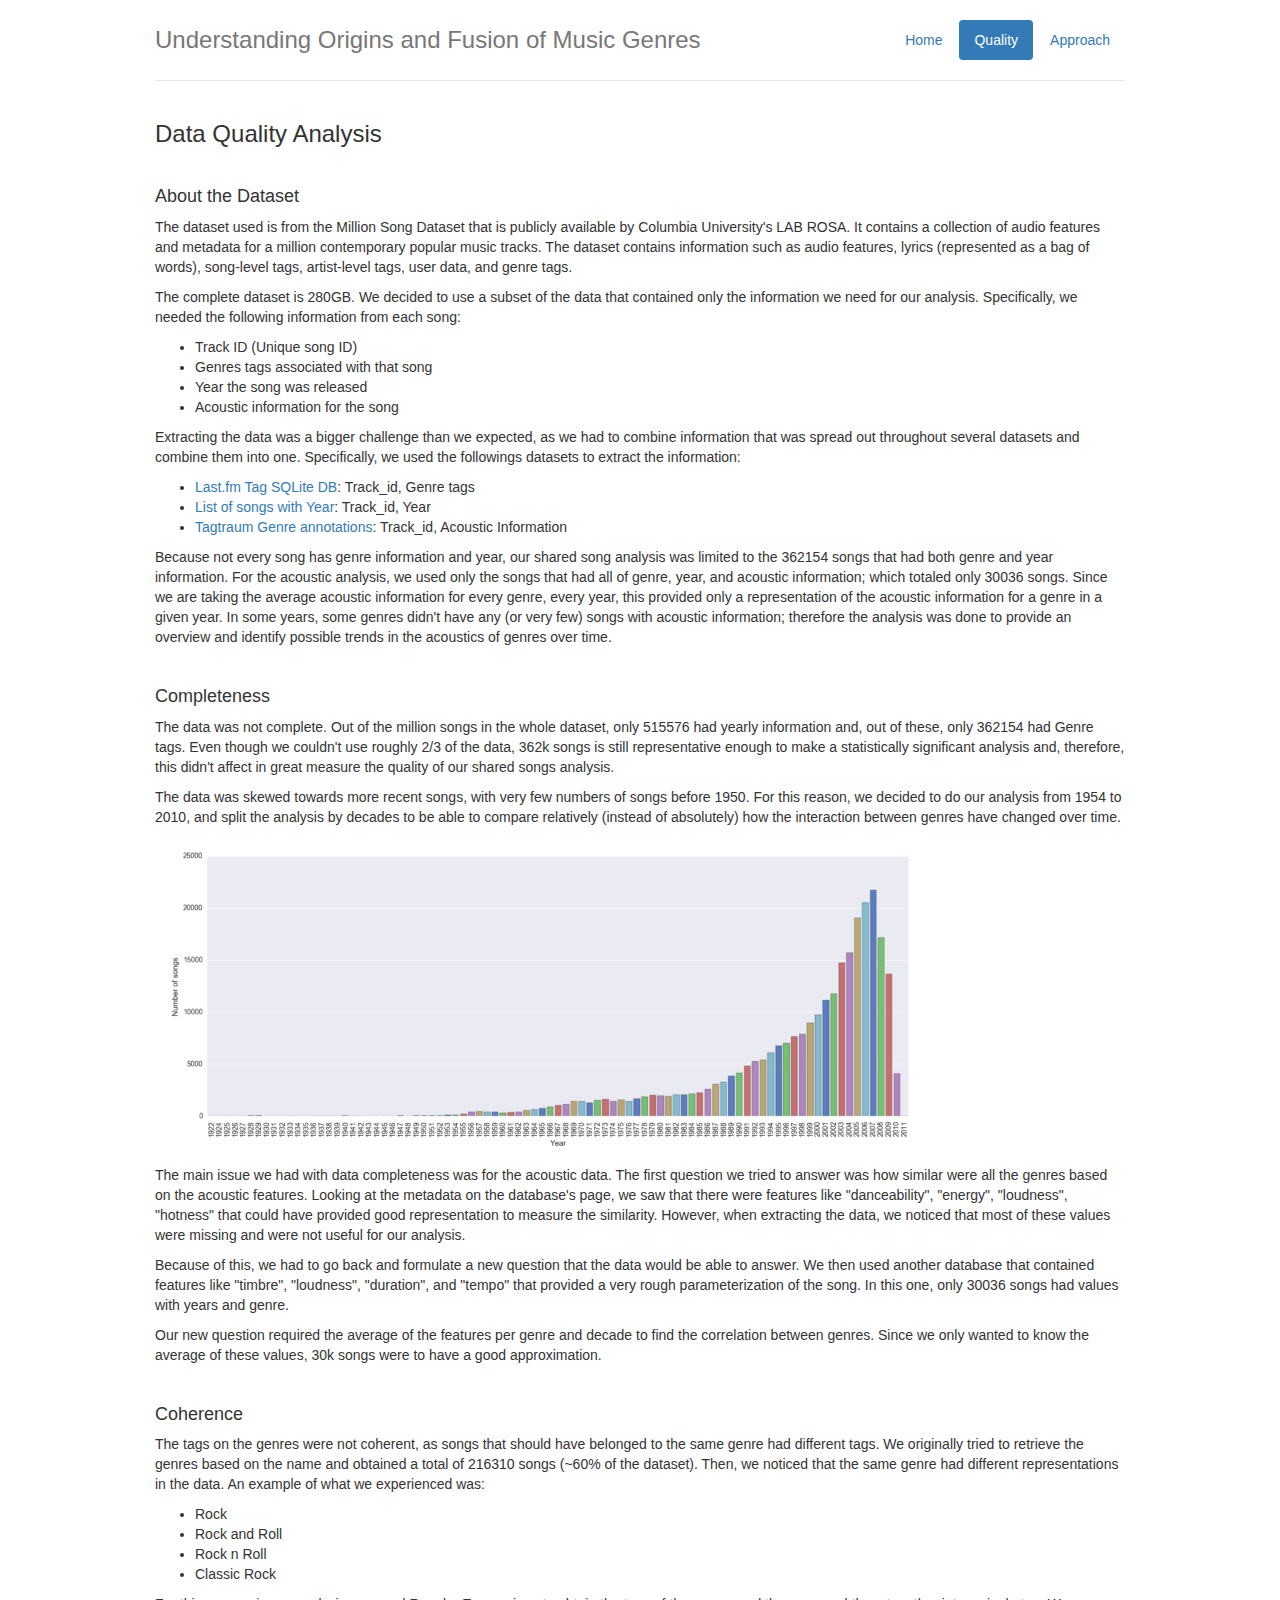
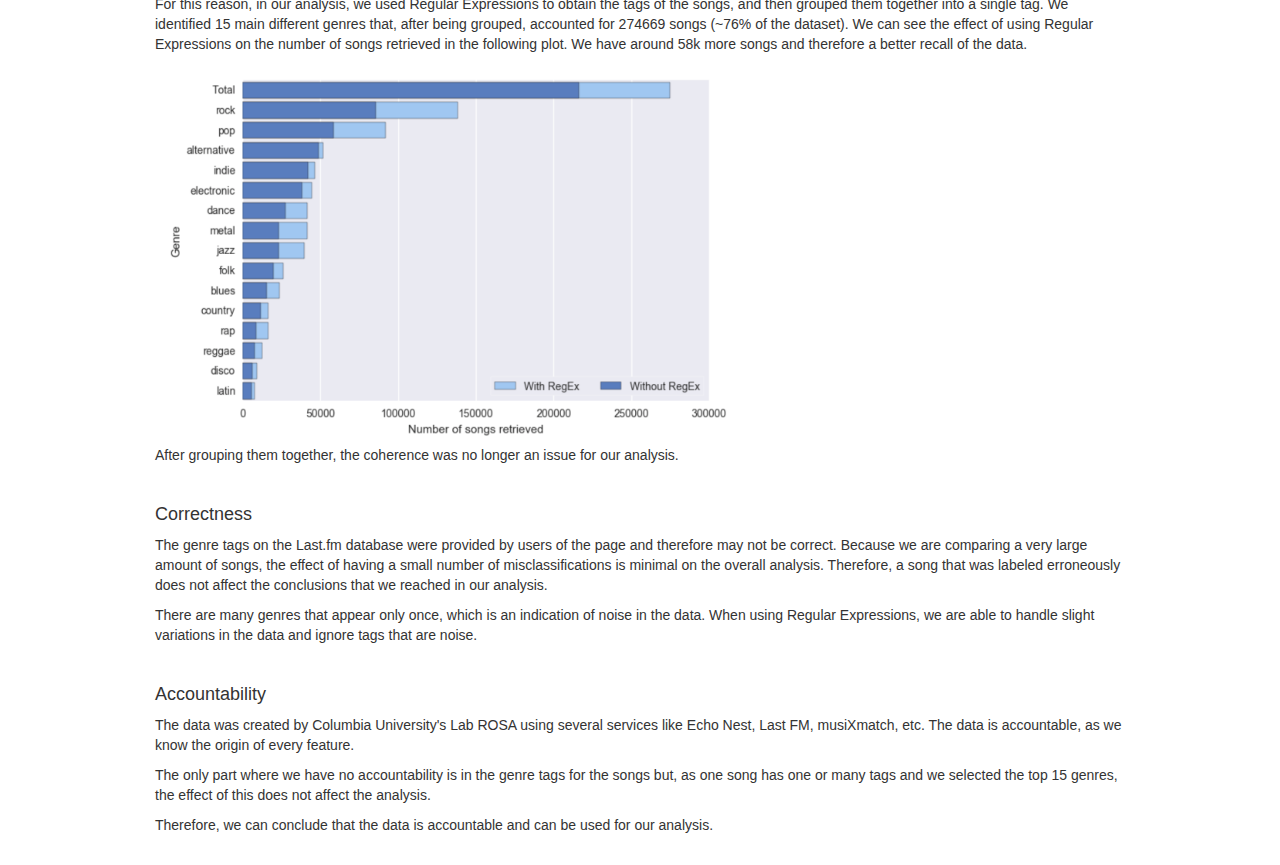
<file: dataquality.html>
<!DOCTYPE html>
<html lang="en">
<head>
    <meta charset="utf-8">
    <meta http-equiv="X-UA-Compatible" content="IE=edge">
    <meta name="viewport" content="width=device-width, initial-scale=1">
    <title>Music Genres Over the Decades</title>
    <!-- Bootstrap core CSS -->
    <link href="css/bootstrap.min.css" rel="stylesheet">
    <!-- Bootstrap core JavaScript-->
    <script src="js/jquery-3.2.0.min.js"></script>
    <script src="js/bootstrap.min.js"></script>
    <!-- JQuery UI -->
    <link href="js/jquery-ui/jquery-ui.css" rel="stylesheet">
    <script src="js/jquery-ui/jquery-ui.min.js"></script>
    <!-- Custom styles for this template -->
    <link href="css/jumbotron-narrow.css" rel="stylesheet">
    <!-- Custom styles -->
    <link href="index.css" rel="stylesheet">
</head>

<body>
<div class="container">
  <div class="header clearfix">
    <nav>
      <ul class="nav nav-pills pull-right">
        <li role="presentation"><a href="/">Home</a></li>
        <li role="presentation" class="active"><a href="dataquality.html">Quality</a></li>
        <li role="presentation"><a href="approach.html">Approach</a></li>
      </ul>
    </nav>
    <h3 class="text-muted">Understanding Origins and Fusion of Music Genres</h3>
  </div>

    <br>
    <h3>Data Quality Analysis</h3>
    <br>

    <h4>About the Dataset</h4>

    <p>
    The dataset used is from the Million Song Dataset that is publicly available by Columbia University's LAB ROSA. It contains a collection of audio features and metadata for a million contemporary popular music tracks. The dataset contains information such as audio features, lyrics (represented as a bag of words), song-level tags, artist-level tags, user data, and genre tags.
    </p>

    <p>
    The complete dataset is 280GB. We decided to use a subset of the data that contained only the information we need for our analysis. Specifically, we needed the following information from each song:
    </p>
    <ul>
        <li>Track ID (Unique song ID)</li>
        <li>Genres tags associated with that song</li>
        <li>Year the song was released</li>
        <li>Acoustic information for the song</li>
    </ul>

     <p>
    Extracting the data was a bigger challenge than we expected, as we had to combine information that was spread out throughout several datasets and combine them into one. Specifically, we used the followings datasets to extract the information:
    </p>
    <ul>
    <li><a href="https://labrosa.ee.columbia.edu/millionsong/lastfm" target="_blank">Last.fm Tag SQLite DB</a>: Track_id, Genre tags</li>
    <li><a href="https://labrosa.ee.columbia.edu/millionsong/sites/default/files/AdditionalFiles/tracks_per_year.txt" target="_blank">List of songs with Year</a>: Track_id, Year</li>
    <li><a href="http://www.tagtraum.com/msd_genre_datasets.html" target="_blank">Tagtraum Genre annotations</a>: Track_id, Acoustic Information</li>
    </ul>

    <p>
    Because not every song has genre information and year, our shared song analysis was limited to the 362154 songs that had both genre and year information.
    For the acoustic analysis, we used only the songs that had all of genre, year, and acoustic information; which totaled only 30036 songs. Since we are taking the average acoustic information for every genre, every year, this provided only a representation of the acoustic information for a genre in a given year. In some years, some genres didn't have any (or very few) songs with acoustic information; therefore the analysis was done to provide an overview and identify possible trends in the acoustics of genres over time.
    </p>
    <br>

    <h4> Completeness </h4>
    <p>
    The data was not complete. Out of the million songs in the whole dataset, only 515576 had yearly information and, out of these, only 362154 had Genre tags. Even though we couldn't use roughly 2/3 of the data, 362k songs is still representative enough to make a statistically significant analysis and, therefore, this didn't affect in great measure the quality of our shared songs analysis.
    </p>

    <p>
    The data was skewed towards more recent songs, with very few numbers of songs before 1950. For this reason, we decided to do our analysis from 1954 to 2010, and split the analysis by decades to be able to compare relatively (instead of absolutely) how the interaction between genres have changed over time.
    </p>

    <img id="data-quality-image-1" src="static/data_quality_1.png">

    <p>
    The main issue we had with data completeness was for the acoustic data. The first question we tried to answer was how similar were all the genres based on the acoustic features. Looking at the metadata on the database's page, we saw that there were features like "danceability", "energy", "loudness", "hotness" that could have provided good representation to measure the similarity. However, when extracting the data, we noticed that most of these values were missing and were not useful for our analysis.
    </p>

    <p>
    Because of this, we had to go back and formulate a new question that the data would be able to answer. We then used another database that contained features like "timbre", "loudness", "duration", and "tempo" that provided a very rough parameterization of the song. In this one, only 30036 songs had values with years and genre.
    </p>

    <p>
    Our new question required the average of the features per genre and decade to find the correlation between genres. Since we only wanted to know the average of these values, 30k songs were to have a good approximation.
    </p>
    <br>

    <h4> Coherence </h4>
    <p>
    The tags on the genres were not coherent, as songs that should have belonged to the same genre had different tags. We originally tried to retrieve the genres based on the name and obtained a total of 216310 songs (~60% of the dataset). Then, we noticed that the same genre had different representations in the data. An example of what we experienced was:
    </p>

    <ul>
        <li>Rock</li>
        <li>Rock and Roll</li>
        <li>Rock n Roll</li>
        <li>Classic Rock</li>
    </ul>

     <p>
    For this reason, in our analysis, we used Regular Expressions to obtain the tags of the songs, and then grouped them together into a single tag. We identified 15 main different genres that, after being grouped, accounted for 274669 songs (~76% of the dataset).
    We can see the effect of using Regular Expressions on the number of songs retrieved in the following plot. We have around 58k more songs and therefore a better recall of the data.
     </p>

    <img id="data-quality-image-2" src="static/data_quality_2.png">

    <p>
    After grouping them together, the coherence was no longer an issue for our analysis.
    </p>
    <br>

    <h4> Correctness </h4>
    <p>
    The genre tags on the Last.fm database were provided by users of the page and therefore may not be correct. Because we are comparing a very large amount of songs, the effect of having a small number of misclassifications is minimal on the overall analysis. Therefore, a song that was labeled erroneously does not affect the conclusions that we reached in our analysis.
    </p>

    <p>
    There are many genres that appear only once, which is an indication of noise in the data. When using Regular Expressions, we are able to handle slight variations in the data and ignore tags that are noise.
    </p>
    <br>

    <h4> Accountability </h4>
    <p>
    The data was created by Columbia University's Lab ROSA using several services like Echo Nest, Last FM, musiXmatch, etc. The data is accountable, as we know the origin of every feature.
    </p>
    <p>
    The only part where we have no accountability is in the genre tags for the songs but, as one song has one or many tags and we selected the top 15 genres, the effect of this does not affect the analysis.
    </p>
    <p>
    Therefore, we can conclude that the data is accountable and can be used for our analysis.
    </p>

</div>

  </body>
</html>
</file>
<file: css/jumbotron-narrow.css>
/* Space out content a bit */
body {
  padding-top: 20px;
  padding-bottom: 20px;
}

/* Everything but the jumbotron gets side spacing for mobile first views */
.header,
.marketing,
.footer {
  padding-right: 15px;
  padding-left: 15px;
}

/* Custom page header */
.header {
  padding-bottom: 20px;
  border-bottom: 1px solid #e5e5e5;
}
/* Make the masthead heading the same height as the navigation */
.header h3 {
  margin-top: 0;
  margin-bottom: 0;
  line-height: 40px;
}

/* Custom page footer */
.footer {
  padding-top: 19px;
  color: #777;
  border-top: 1px solid #e5e5e5;
}

/* Customize container */
@media (min-width: 768px) {
  .container {
    max-width: 900px;
  }
}
.container-narrow > hr {
  margin: 30px 0;
}

/* Main marketing message and sign up button */
.jumbotron {
  text-align: center;
  border-bottom: 1px solid #e5e5e5;
}
.jumbotron .btn {
  padding: 14px 24px;
  font-size: 21px;
}

/* Supporting marketing content */
.marketing {
  margin: 0px 0px 40px 0px;
}
.marketing p + h4 {
  margin-top: 28px;
}

/* Responsive: Portrait tablets and up */
@media screen and (min-width: 768px) {
  /* Remove the padding we set earlier */
  .header,
  .marketing,
  .footer {
    padding-right: 0;
    padding-left: 0;
  }

  /* Remove the bottom border on the jumbotron for visual effect */
  .jumbotron {
    border-bottom: 0;
  }
}
</file>
<file: index.css>
body {
    display: block;
    margin-left: auto;
    margin-right: auto;
}

.container {
    max-width: 1000px;
}

#data-table-container {
    height: 381px;
    overflow-y: scroll;
}

#line-graph {
    text-align: center;
}

#line-graph-image {
    width: 70%;
}

#circle circle {
  fill: none;
  pointer-events: all;
}

.group path {
  fill-opacity: .5;
}

path.chord {
  stroke: #000;
  stroke-width: .25px;
}

#circle:hover path.fade {
  display: none;
}

#chord-vis {
    width: 1000px;
}

.chord-diagram-main {
    float: left;
    margin-right: 20px;
    margin-bottom: 20px;
}

#chord-diagram-controls {
    width: 750px;
    display: block;
    margin-left: auto;
    margin-right: auto;
    clear: both;
}

#slider {
    width: 500px;
    float: left;
    margin-right: 50px;
}

#slider-handle {
    font-size: 16px;
    width: 80px;
    height: 28px;
    top: 50%;
    margin-top: -15px;
    margin-left: -40px;
    text-align: center;
    line-height: 1.6em;
}

#resetButton {
    margin-top: -15px;
}

.chord-narratives {
    padding-top: 30px;
}

.chord-narratives ul li {
    font-size: 16px;
}

.heatmap {
    width: 49%;
}

#data-quality-image-1 {
    width: 80%;
}

#data-quality-image-2 {
    width: 60%;
}
</file>
<file: visualizations/index.css>
body {
    font-family: helvetica;
    width: 90%;
    display: block;
    margin-left: auto;
    margin-right: auto;
}

#chord-vis {
    text-align: center;
}

#circle circle {
  fill: none;
  pointer-events: all;
}

.group path {
  fill-opacity: .5;
}

path.chord {
  stroke: #000;
  stroke-width: .25px;
}

#circle:hover path.fade {
  display: none;
}

#slider {
    width: 500px;
    display: block;
    margin-left: auto;
    margin-right: auto;
}

#slider-handle {
    font-size: 16px;
    width: 80px;
    height: 28px;
    top: 50%;
    margin-top: -15px;
    margin-left: -40px;
    text-align: center;
    line-height: 1.6em;
}
</file>
